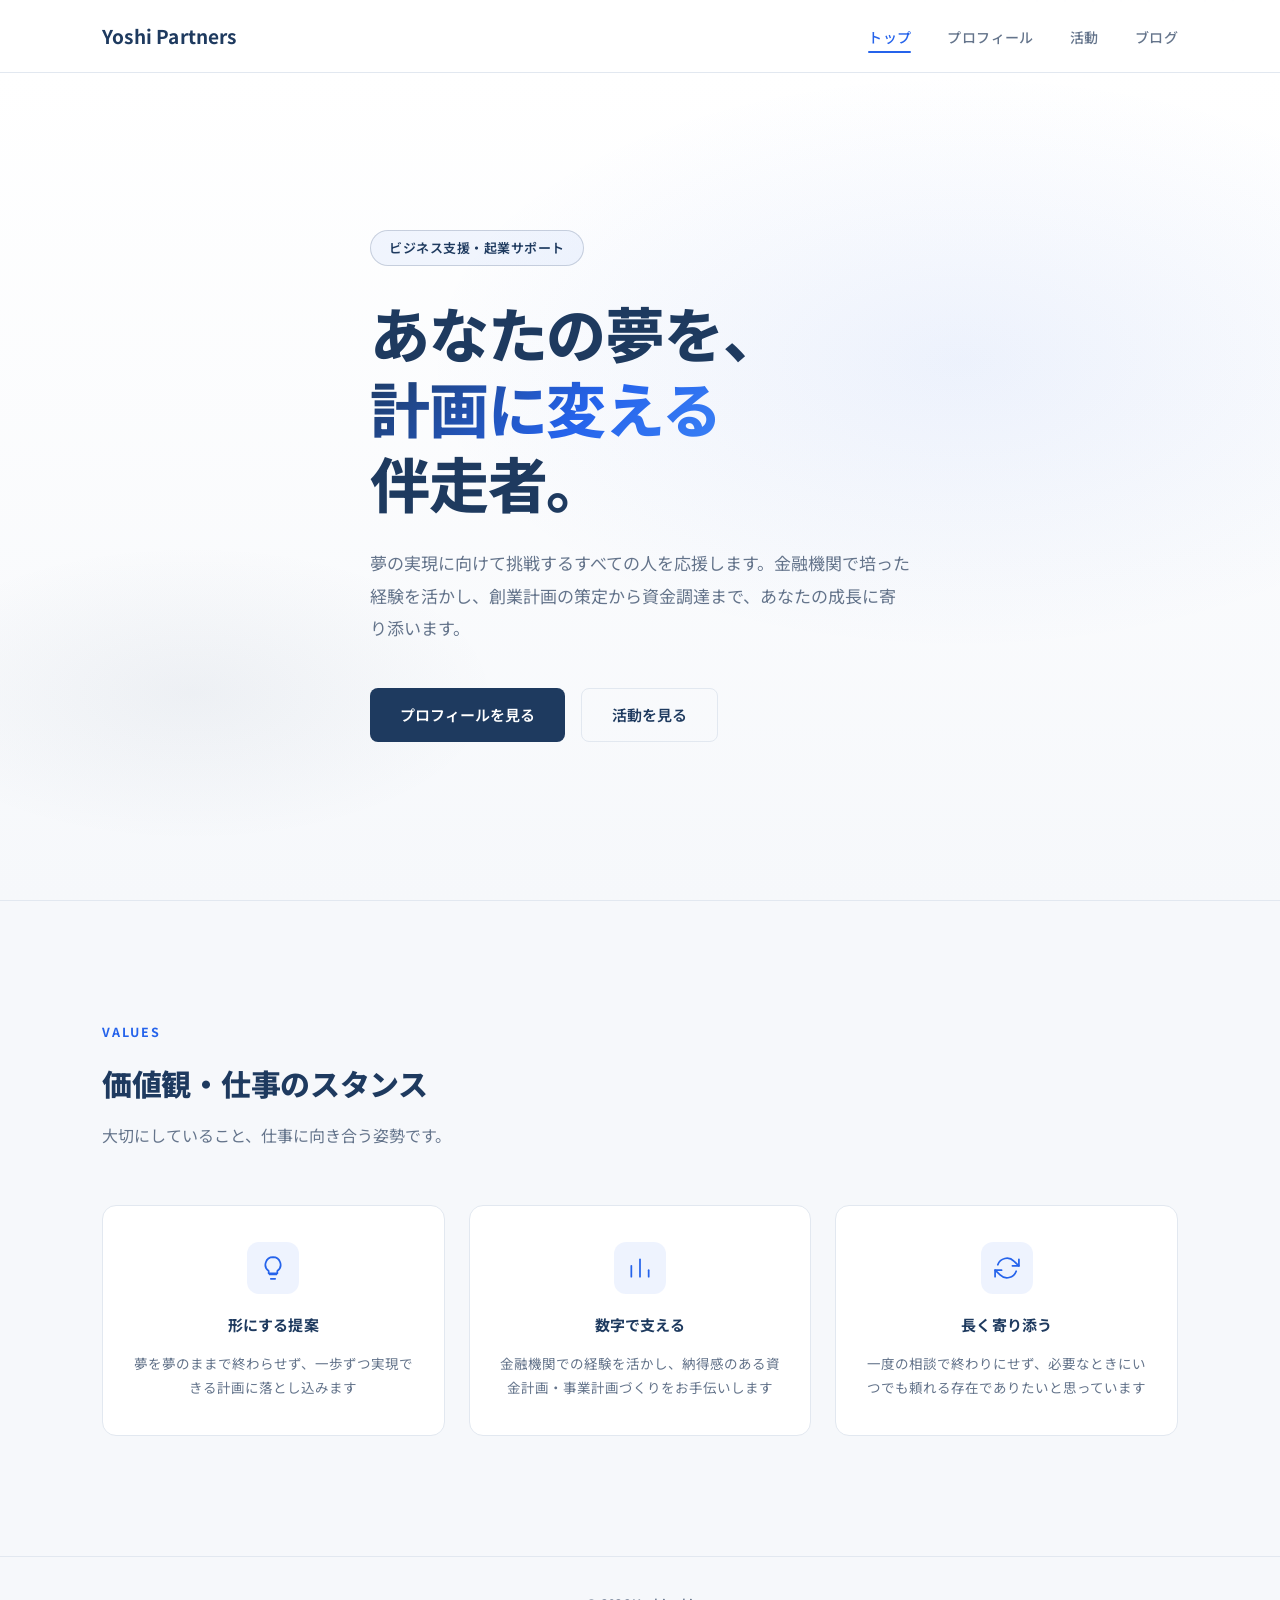
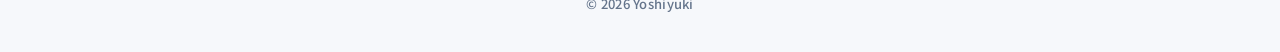
<file: index.html>
<!DOCTYPE html>
<html lang="ja">
<head>
  <meta charset="UTF-8" />
  <meta name="viewport" content="width=device-width, initial-scale=1.0" />
  <title>Yoshi Partners — Portfolio</title>
  <link rel="preconnect" href="https://fonts.googleapis.com" />
  <link rel="preconnect" href="https://fonts.gstatic.com" crossorigin />
  <link href="https://fonts.googleapis.com/css2?family=Noto+Sans+JP:wght@400;500;600;700;800&display=swap" rel="stylesheet" />
  <link rel="stylesheet" href="style.css" />
</head>
<body>

  <!-- Subtle fixed geometric background pattern -->
  <div class="bg-pattern"></div>

  <!-- ===== Navigation ===== -->
  <nav class="nav">
    <div class="nav-inner">
      <span class="nav-logo">Yoshi Partners</span>
      <ul class="nav-links">
        <li><a href="#" data-page="top" class="active">トップ</a></li>
        <li><a href="#" data-page="profile">プロフィール</a></li>
        <li><a href="#" data-page="activities">活動</a></li>
        <li><a href="#" data-page="blog">ブログ</a></li>
      </ul>
    </div>
  </nav>

  <!-- ===== TOP PAGE ===== -->
  <div class="page active" id="page-top">

    <section class="hero">
      <div class="hero-bg"></div>
      <div class="container hero-content">
        <div class="hero-tag">ビジネス支援・起業サポート</div>
        <h1 class="hero-title">
          あなたの夢を、<br>
          <span>計画に変える</span><br>
          伴走者。
        </h1>
        <p class="hero-sub">
          夢の実現に向けて挑戦するすべての人を応援します。金融機関で培った経験を活かし、創業計画の策定から資金調達まで、あなたの成長に寄り添います。
        </p>
        <div class="hero-cta">
          <a class="btn btn-primary" href="#" data-page="profile">プロフィールを見る</a>
          <a class="btn btn-outline" href="#" data-page="activities">活動を見る</a>
        </div>
      </div>
    </section>

    <section class="skills-section">
      <div class="container">
        <div class="section-label">values</div>
        <h2 class="section-title">価値観・仕事のスタンス</h2>
        <p class="section-desc">大切にしていること、仕事に向き合う姿勢です。</p>
        <div class="skills-grid">
          <div class="skill-card">
            <div class="icon-badge">
              <svg viewBox="0 0 24 24"><path d="M9 18h6M10 22h4M12 2a7 7 0 0 0-4 12.74V17h8v-2.26A7 7 0 0 0 12 2z"/></svg>
            </div>
            <div class="skill-name">形にする提案</div>
            <p class="skill-desc">夢を夢のままで終わらせず、一歩ずつ実現できる計画に落とし込みます</p>
          </div>
          <div class="skill-card">
            <div class="icon-badge">
              <svg viewBox="0 0 24 24"><line x1="4" y1="20" x2="4" y2="10"/><line x1="12" y1="20" x2="12" y2="4"/><line x1="20" y1="20" x2="20" y2="14"/></svg>
            </div>
            <div class="skill-name">数字で支える</div>
            <p class="skill-desc">金融機関での経験を活かし、納得感のある資金計画・事業計画づくりをお手伝いします</p>
          </div>
          <div class="skill-card">
            <div class="icon-badge">
              <svg viewBox="0 0 24 24"><path d="M23 4v6h-6"/><path d="M1 20v-6h6"/><path d="M3.51 9a9 9 0 0 1 14.85-3.36L23 10"/><path d="M1 14l4.64 4.36A9 9 0 0 0 20.49 15"/></svg>
            </div>
            <div class="skill-name">長く寄り添う</div>
            <p class="skill-desc">一度の相談で終わりにせず、必要なときにいつでも頼れる存在でありたいと思っています</p>
          </div>
        </div>
      </div>
    </section>

    <footer class="footer">
      <div class="container">
        <p class="footer-text">© 2026 Yoshiyuki</p>
      </div>
    </footer>

  </div>

  <!-- ===== PROFILE PAGE ===== -->
  <div class="page" id="page-profile">

    <section class="profile-section">
      <div class="container">

        <div class="profile-hero">
          <div class="profile-avatar-wrap">
            <div class="profile-avatar">
              <span class="profile-avatar-initials">YS</span>
            </div>
          </div>
          <div>
            <p class="profile-role">Business Support</p>
            <h1 class="profile-name">Y・S</h1>
            <p class="profile-bio">
              金融機関のスタートアップ支援部署で勤務中。起業予備軍向けに創業計画書の作成支援、スタートアップ向けに資金調達（デット調達）支援、学生向けにビジネスプランの作成支援などを行なっている。AI（Claude）を使い倒せるように努力中。兵庫県在住。全国転勤のため、次はどこに行くか不明。
            </p>
            <p class="profile-bio">
              趣味は読書、6歳と0歳の子供と遊ぶこと。
            </p>
          </div>
        </div>


      </div>
    </section>

    <footer class="footer">
      <div class="container">
        <p class="footer-text">© 2026 Yoshiyuki</p>
      </div>
    </footer>

  </div>

  <!-- ===== ACTIVITIES PAGE ===== -->
  <div class="page" id="page-activities">

    <section class="activities-section">
      <div class="container">
        <div class="section-label">activities</div>
        <h2 class="section-title">活動</h2>
        <p class="section-desc">事業者・起業家の皆さまへの支援活動をご紹介します。</p>
        <div class="activities-grid">

          <div class="activity-card">
            <div class="icon-badge">
              <svg viewBox="0 0 24 24"><path d="M3 9l9-7 9 7v11a2 2 0 0 1-2 2H5a2 2 0 0 1-2-2z"/><polyline points="9 22 9 12 15 12 15 22"/></svg>
            </div>
            <span class="activity-tag">Support</span>
            <h3 class="activity-title">スモールビジネス支援</h3>
            <p class="activity-desc">
              地域に根ざした小規模事業者の経営課題に向き合い、事業計画の策定や資金調達の相談に対応しています。
              一人ひとりのビジネスオーナーが安心して経営に集中できる環境づくりを支援します。
            </p>
          </div>

          <div class="activity-card">
            <div class="icon-badge">
              <svg viewBox="0 0 24 24"><polyline points="23 6 13.5 15.5 8.5 10.5 1 18"/><polyline points="17 6 23 6 23 12"/></svg>
            </div>
            <span class="activity-tag">Support</span>
            <h3 class="activity-title">スタートアップ支援</h3>
            <p class="activity-desc">
              成長フェーズにあるスタートアップへのデット調達支援を中心に、資金繰りや事業成長に関わる相談を幅広く受けています。
              挑戦するチームの可能性を金融の側面から後押しします。
            </p>
          </div>

          <div class="activity-card">
            <div class="icon-badge">
              <svg viewBox="0 0 24 24"><circle cx="12" cy="12" r="10"/><polygon points="16.24 7.76 14.12 14.12 7.76 16.24 9.88 9.88 16.24 7.76"/></svg>
            </div>
            <span class="activity-tag">Support</span>
            <h3 class="activity-title">アントレプレナーシップ支援</h3>
            <p class="activity-desc">
              学生や起業予備軍を対象に、ビジネスプランの作成支援や創業計画書のブラッシュアップを行っています。
              「起業したい」という意志を持つ人の最初の一歩を丁寧にサポートします。
            </p>
          </div>

        </div>
      </div>
    </section>

    <footer class="footer">
      <div class="container">
        <p class="footer-text">© 2026 Yoshiyuki</p>
      </div>
    </footer>

  </div>

  <!-- ===== BLOG PAGE ===== -->
  <div class="page" id="page-blog">

    <section class="blog-section">
      <div class="container">
        <div class="blog-header">
          <div class="section-label">blog</div>
          <h2 class="section-title">ブログ</h2>
        </div>
        <div class="coming-soon-wrap">
          <div class="coming-soon-icon">
            <div class="icon-badge">
              <svg viewBox="0 0 24 24"><path d="M17 3a2.85 2.83 0 1 1 4 4L7.5 20.5 2 22l1.5-5.5z"/></svg>
            </div>
          </div>
          <div class="coming-soon-label">Coming Soon</div>
          <h3 class="coming-soon-title">ブログは準備中です</h3>
          <p class="coming-soon-desc">
            日々の気づきや取り組みを書いていく予定です。
            スモールビジネス支援・スタートアップ支援・アントレプレナーシップ支援に関する話題を発信予定です。もうしばらくお待ちください。
          </p>
        </div>
      </div>
    </section>

    <footer class="footer">
      <div class="container">
        <p class="footer-text">© 2026 Yoshiyuki</p>
      </div>
    </footer>

  </div>

  <script>
    function showPage(pageId) {
      document.querySelectorAll('.page').forEach(p => p.classList.remove('active'));
      document.querySelectorAll('.nav-links a').forEach(a => a.classList.remove('active'));

      document.getElementById('page-' + pageId).classList.add('active');
      document.querySelector('[data-page="' + pageId + '"]').classList.add('active');

      window.scrollTo(0, 0);
    }

    document.querySelectorAll('[data-page]').forEach(el => {
      el.addEventListener('click', e => {
        e.preventDefault();
        const page = el.dataset.page;
        if (page) showPage(page);
      });
    });
  </script>

</body>
</html>
</file>
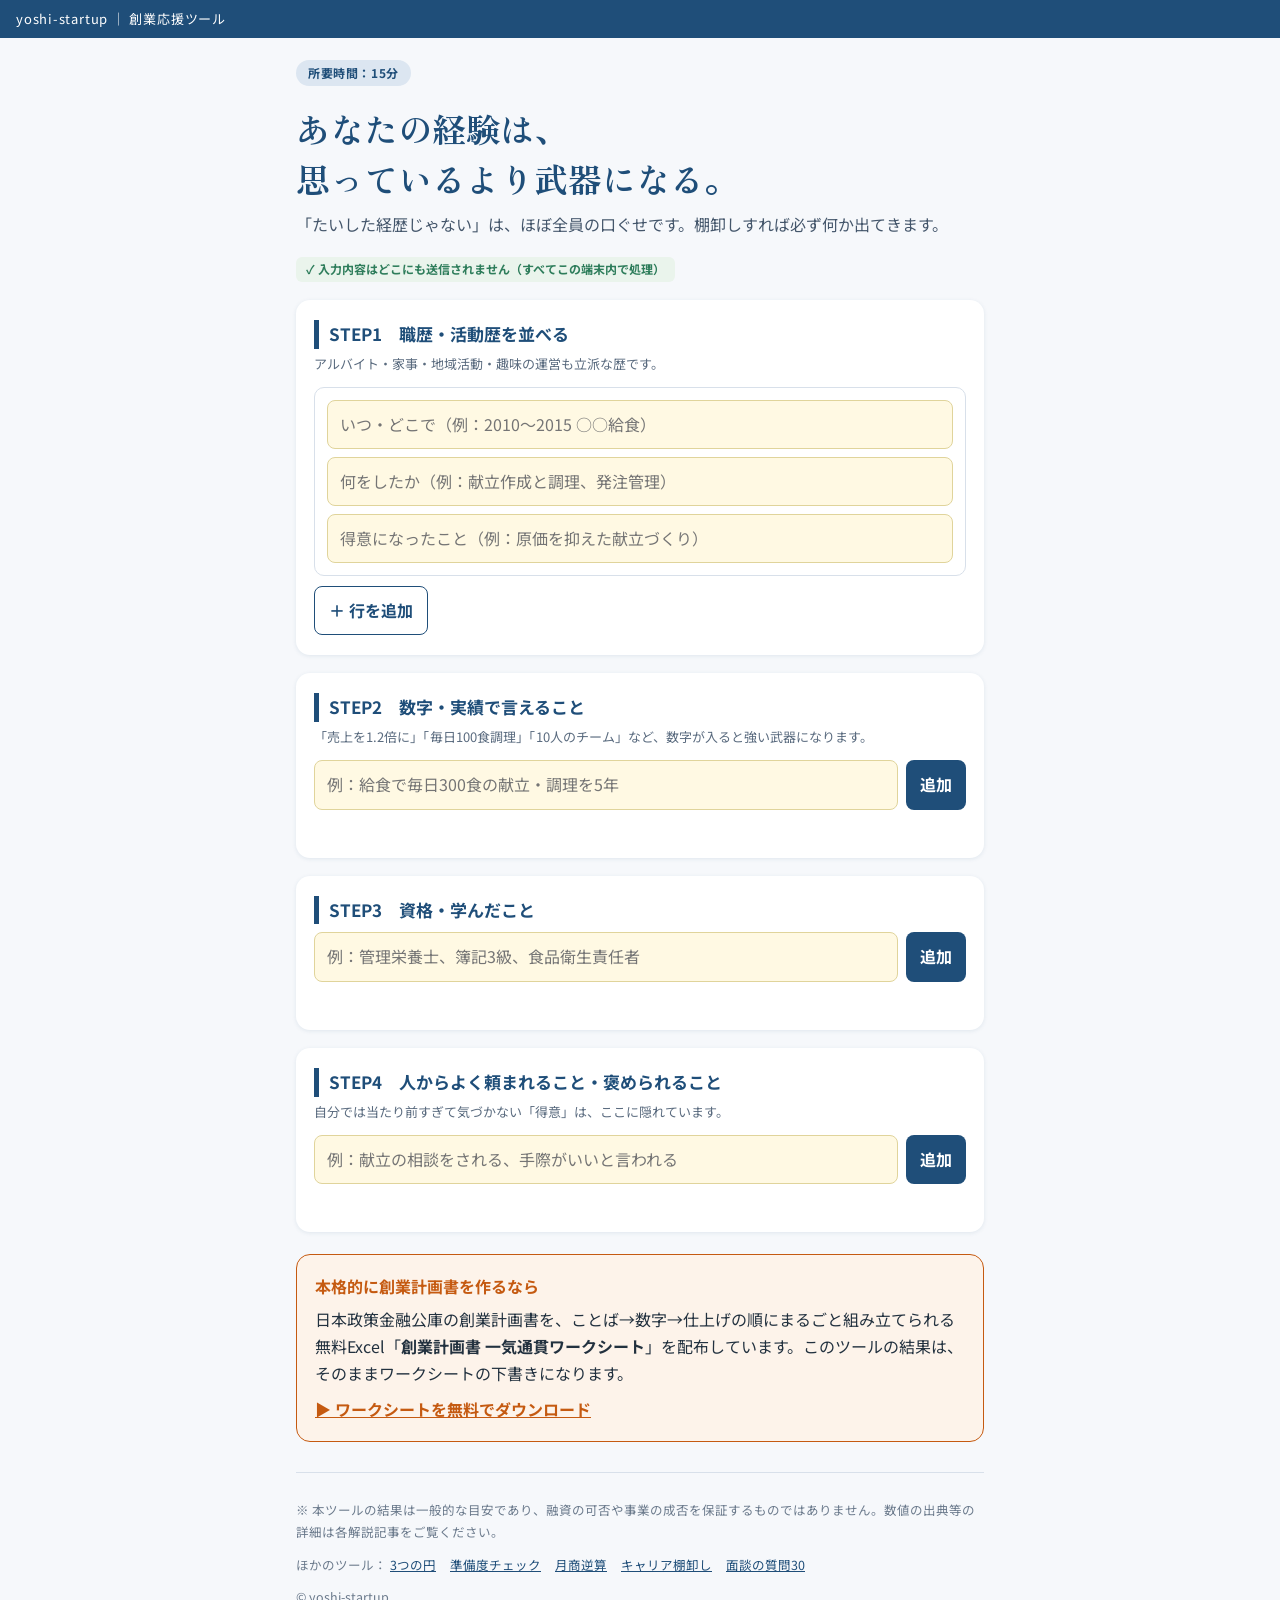
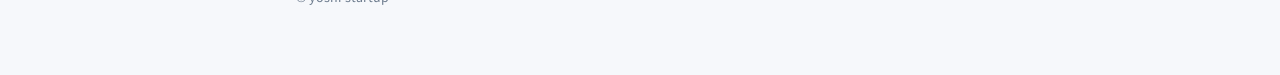
<file: tools-test/career-tanaoroshi.html>
<!DOCTYPE html>
<html lang="ja">
<head>
<meta charset="UTF-8">
<meta name="viewport" content="width=device-width,initial-scale=1">
<title>キャリアの棚卸しツール｜yoshi-startup 創業応援ツール</title>
<meta name="description" content="職歴・実績・資格・頼まれごとを書き出して、事業に活かせる「できる事」を見つける無料ツール。創業計画書の「経営者の略歴」の材料になります。">
<link rel="preconnect" href="https://fonts.googleapis.com">
<link href="https://fonts.googleapis.com/css2?family=Noto+Sans+JP:wght@400;700;900&family=Zen+Old+Mincho:wght@700&display=swap" rel="stylesheet">
<style>
:root{--navy:#1F4E79;--ink:#22313F;--lblue:#DCE6F1;--yell:#FFF9E3;--ybd:#E0D49B;--org:#C55A11;--grn:#2E7D5B;--bg:#F6F8FB}
*{box-sizing:border-box}
body{margin:0;font-family:'Noto Sans JP',sans-serif;color:var(--ink);background:var(--bg);font-size:16px;line-height:1.7}
.brand{background:var(--navy);color:#fff;font-size:13px;padding:8px 16px;letter-spacing:.06em}
.brand a{color:#fff;text-decoration:none}
.wrap{max-width:720px;margin:0 auto;padding:20px 16px 56px}
.hero h1{font-family:'Zen Old Mincho',serif;font-size:clamp(24px,5.4vw,34px);line-height:1.45;color:var(--navy);margin:18px 0 8px;font-weight:700}
.hero .lead{margin:0 0 6px;color:#44566b}
.badge{display:inline-block;background:var(--lblue);color:var(--navy);font-size:12px;font-weight:700;border-radius:999px;padding:3px 12px;letter-spacing:.05em}
.card{background:#fff;border-radius:14px;box-shadow:0 1px 4px rgba(31,78,121,.10);padding:20px 18px;margin:18px 0}
.card h2{font-size:17px;color:var(--navy);margin:0 0 4px;border-left:5px solid var(--navy);padding-left:10px}
.card .sub{font-size:13px;color:#5a6b7f;margin:0 0 12px}
.hint{font-size:12.5px;color:#5a6b7f;background:var(--lblue);border-radius:8px;padding:8px 12px;margin:10px 0 0}
input[type=text],input[type=number],select,textarea{font:inherit;width:100%;background:var(--yell);border:1.5px solid var(--ybd);border-radius:8px;padding:10px 12px;color:var(--ink)}
input:focus-visible,select:focus-visible,textarea:focus-visible,button:focus-visible{outline:3px solid #8fb4d9;outline-offset:1px}
.row{display:flex;gap:8px;margin-top:8px}
.row input{flex:1}
.btn{font:inherit;font-weight:700;border:none;border-radius:8px;padding:10px 18px;cursor:pointer;background:var(--navy);color:#fff}
.btn.sm{padding:10px 14px;white-space:nowrap}
.btn.ghost{background:#fff;color:var(--navy);border:1.5px solid var(--navy)}
.btn.org{background:var(--org)}
.chips{display:flex;flex-wrap:wrap;gap:8px;margin-top:12px;padding:0;list-style:none}
.chips li{background:var(--lblue);border-radius:999px;padding:6px 12px;font-size:14px;display:flex;align-items:center;gap:8px}
.chips li button{border:none;background:none;color:var(--navy);font-weight:700;cursor:pointer;font-size:15px;padding:0}
.result{background:var(--navy);color:#fff;border-radius:14px;padding:22px 18px;margin:18px 0}
.result h2{margin:0 0 10px;font-size:18px}
.result .big{font-size:clamp(30px,7vw,44px);font-weight:900;line-height:1.2}
.bar{background:rgba(255,255,255,.25);border-radius:6px;height:12px;overflow:hidden;margin:4px 0 10px}
.bar span{display:block;height:100%;background:#FFD666;border-radius:6px}
.cta{background:#FDF3EA;border:1.5px solid var(--org);border-radius:14px;padding:18px;margin:22px 0}
.cta h2{color:var(--org);font-size:16px;margin:0 0 6px}
.cta a{color:var(--org);font-weight:700}
.foot{font-size:12.5px;color:#6b7a8c;border-top:1px solid #d8e0ea;padding-top:14px;margin-top:30px}
.foot .links{margin-top:8px}
.foot .links a{color:var(--navy);margin-right:14px}
.privacy{display:inline-block;background:#EAF4EC;color:var(--grn);border-radius:6px;font-size:12px;padding:2px 10px;font-weight:700}
@media print{.btn,.brand,.cta,.foot .links,.noprint{display:none!important}body{background:#fff}.card,.result{box-shadow:none;border:1px solid #ccc}}
@media (prefers-reduced-motion:no-preference){.card{transition:box-shadow .2s}}
</style>
</head>
<body>
<div class="brand"><a href="../index.html">yoshi-startup</a> ｜ 創業応援ツール</div>
<div class="wrap">
<div class="hero"><span class="badge">所要時間：15分</span><h1>あなたの経験は、<br>思っているより武器になる。</h1><p class="lead">「たいした経歴じゃない」は、ほぼ全員の口ぐせです。棚卸しすれば必ず何か出てきます。</p>
<p class="noprint"><span class="privacy">✓ 入力内容はどこにも送信されません（すべてこの端末内で処理）</span></p></div>

<div class="card"><h2>STEP1　職歴・活動歴を並べる</h2><p class="sub">アルバイト・家事・地域活動・趣味の運営も立派な歴です。</p>
<div id="jobs"></div>
<button class="btn sm ghost noprint" onclick="addJob()">＋ 行を追加</button></div>

<div class="card"><h2>STEP2　数字・実績で言えること</h2><p class="sub">「売上を1.2倍に」「毎日100食調理」「10人のチーム」など、数字が入ると強い武器になります。</p>
<div class="row"><input type="text" id="in-fact" placeholder="例：給食で毎日300食の献立・調理を5年"><button class="btn sm" onclick="add('fact')">追加</button></div><ul class="chips" id="ls-fact"></ul></div>

<div class="card"><h2>STEP3　資格・学んだこと</h2>
<div class="row"><input type="text" id="in-lic" placeholder="例：管理栄養士、簿記3級、食品衛生責任者"><button class="btn sm" onclick="add('lic')">追加</button></div><ul class="chips" id="ls-lic"></ul></div>

<div class="card"><h2>STEP4　人からよく頼まれること・褒められること</h2><p class="sub">自分では当たり前すぎて気づかない「得意」は、ここに隠れています。</p>
<div class="row"><input type="text" id="in-ask" placeholder="例：献立の相談をされる、手際がいいと言われる"><button class="btn sm" onclick="add('ask')">追加</button></div><ul class="chips" id="ls-ask"></ul></div>

<div class="result" id="res" hidden><h2>あなたの「できる事」リスト</h2>
<div id="out" style="font-size:15px;line-height:2"></div>
<p style="font-size:13px;margin:12px 0 0">このリストを<b>「3つの円の棚卸しツール」のSTEP2</b>に持っていくと、事業のタネ探しにつながります。創業計画書では「2 経営者の略歴」の材料になります。</p>
<div class="row noprint"><button class="btn ghost" onclick="copyRes()">リストをコピー</button><a class="btn org" href="mittsuno-wa.html" style="text-decoration:none;text-align:center">3つの円へ進む</a></div></div>
<script>
const bag={fact:[],lic:[],ask:[]};let jobs=[];
function addJob(){jobs.push({p:'',w:'',g:''});renderJobs();}
function renderJobs(){document.getElementById('jobs').innerHTML=jobs.map((j,i)=>`
<div style="border:1px solid #d8e0ea;border-radius:10px;padding:12px;margin:0 0 10px">
<input type="text" placeholder="いつ・どこで（例：2010〜2015 ○○給食）" value="${esc(j.p)}" oninput="jobs[${i}].p=this.value;out()">
<input type="text" style="margin-top:8px" placeholder="何をしたか（例：献立作成と調理、発注管理）" value="${esc(j.w)}" oninput="jobs[${i}].w=this.value;out()">
<input type="text" style="margin-top:8px" placeholder="得意になったこと（例：原価を抑えた献立づくり）" value="${esc(j.g)}" oninput="jobs[${i}].g=this.value;out()">
</div>`).join('');out();}
function add(k){const el=document.getElementById('in-'+k);const v=el.value.trim();if(!v)return;bag[k].push(v);el.value='';renderBags();el.focus();}
function del(k,i){bag[k].splice(i,1);renderBags();}
function renderBags(){for(const k in bag){document.getElementById('ls-'+k).innerHTML=bag[k].map((v,i)=>`<li>${esc(v)}<button aria-label="削除" onclick="del('${k}',${i})">×</button></li>`).join('');}out();}
function out(){
 const skills=[...jobs.filter(j=>j.g).map(j=>j.g),...bag.lic,...bag.ask];
 const facts=[...bag.fact];
 const any=skills.length||facts.length;
 document.getElementById('res').hidden=!any;
 if(!any)return;
 document.getElementById('out').innerHTML=
  (skills.length?'<b>■ できる事（強み）</b><br>'+skills.map(esc).map(s=>'・'+s).join('<br>'):'')+
  (facts.length?'<br><b>■ 数字で語れる実績</b><br>'+facts.map(esc).map(s=>'・'+s).join('<br>'):'');
}
function copyRes(){
 const skills=[...jobs.filter(j=>j.g).map(j=>j.g),...document.querySelectorAll('#ls-lic li,#ls-ask li')].map(x=>typeof x==='string'?x:x.firstChild.textContent);
 const t='【できる事】\n'+skills.map(s=>'・'+s).join('\n');
 navigator.clipboard.writeText(t).then(()=>alert('コピーしました。3つの円のSTEP2に貼り付けられます'));}
function esc(s){return (s||'').replace(/[&<>"']/g,m=>({'&':'&amp;','<':'&lt;','>':'&gt;','"':'&quot;',"'":'&#39;'}[m]));}
addJob();
</script>
<div class="cta"><h2>本格的に創業計画書を作るなら</h2>
<p style="margin:0 0 8px">日本政策金融公庫の創業計画書を、ことば→数字→仕上げの順にまるごと組み立てられる無料Excel「<b>創業計画書 一気通貫ワークシート</b>」を配布しています。このツールの結果は、そのままワークシートの下書きになります。</p>
<a href="#workbook">▶ ワークシートを無料でダウンロード</a></div><div class="foot">
<p>※ 本ツールの結果は一般的な目安であり、融資の可否や事業の成否を保証するものではありません。数値の出典等の詳細は各解説記事をご覧ください。</p>
<div class="links">ほかのツール：
<a href="mittsuno-wa.html">3つの円</a><a href="junbido-check.html">準備度チェック</a><a href="gessho-calc.html">月商逆算</a><a href="career-tanaoroshi.html">キャリア棚卸し</a><a href="mendan30.html">面談の質問30</a></div>
<p style="margin-top:10px">© yoshi-startup</p></div>
</div></body></html>
</file>
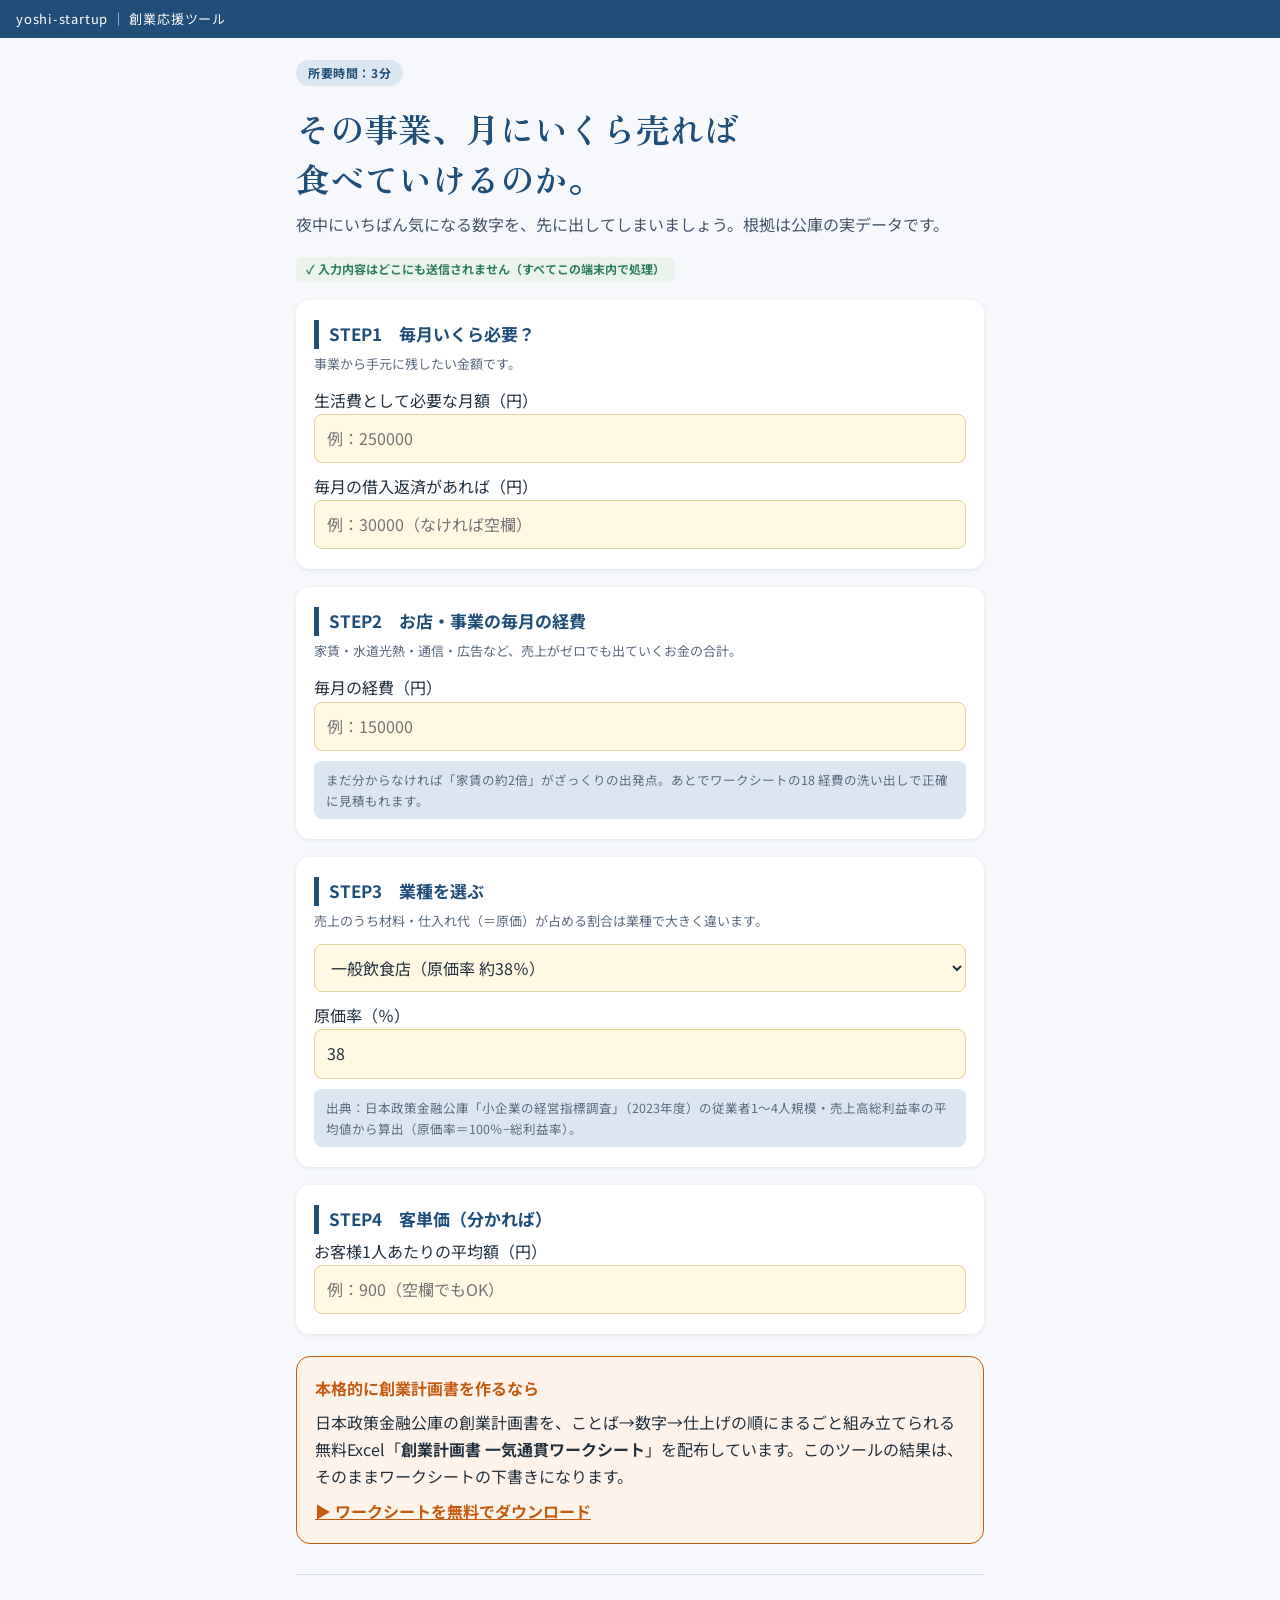
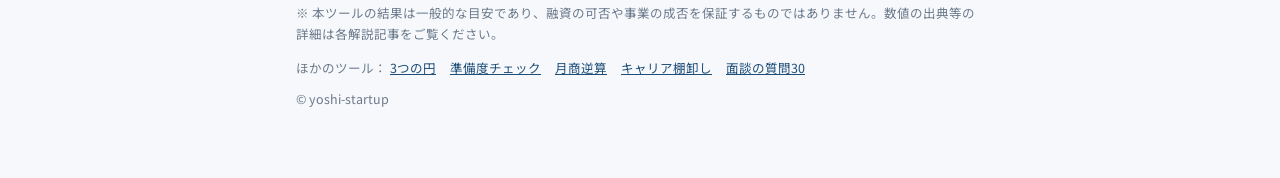
<file: tools-test/gessho-calc.html>
<!DOCTYPE html>
<html lang="ja">
<head>
<meta charset="UTF-8">
<meta name="viewport" content="width=device-width,initial-scale=1">
<title>「食べていける月商」逆算ツール｜yoshi-startup 創業応援ツール</title>
<meta name="description" content="生活費と経費、業種別の原価率（公庫調査の実データ）から、あなたに必要な月商・日商・1日の客数を逆算する無料ツール。">
<link rel="preconnect" href="https://fonts.googleapis.com">
<link href="https://fonts.googleapis.com/css2?family=Noto+Sans+JP:wght@400;700;900&family=Zen+Old+Mincho:wght@700&display=swap" rel="stylesheet">
<style>
:root{--navy:#1F4E79;--ink:#22313F;--lblue:#DCE6F1;--yell:#FFF9E3;--ybd:#E0D49B;--org:#C55A11;--grn:#2E7D5B;--bg:#F6F8FB}
*{box-sizing:border-box}
body{margin:0;font-family:'Noto Sans JP',sans-serif;color:var(--ink);background:var(--bg);font-size:16px;line-height:1.7}
.brand{background:var(--navy);color:#fff;font-size:13px;padding:8px 16px;letter-spacing:.06em}
.brand a{color:#fff;text-decoration:none}
.wrap{max-width:720px;margin:0 auto;padding:20px 16px 56px}
.hero h1{font-family:'Zen Old Mincho',serif;font-size:clamp(24px,5.4vw,34px);line-height:1.45;color:var(--navy);margin:18px 0 8px;font-weight:700}
.hero .lead{margin:0 0 6px;color:#44566b}
.badge{display:inline-block;background:var(--lblue);color:var(--navy);font-size:12px;font-weight:700;border-radius:999px;padding:3px 12px;letter-spacing:.05em}
.card{background:#fff;border-radius:14px;box-shadow:0 1px 4px rgba(31,78,121,.10);padding:20px 18px;margin:18px 0}
.card h2{font-size:17px;color:var(--navy);margin:0 0 4px;border-left:5px solid var(--navy);padding-left:10px}
.card .sub{font-size:13px;color:#5a6b7f;margin:0 0 12px}
.hint{font-size:12.5px;color:#5a6b7f;background:var(--lblue);border-radius:8px;padding:8px 12px;margin:10px 0 0}
input[type=text],input[type=number],select,textarea{font:inherit;width:100%;background:var(--yell);border:1.5px solid var(--ybd);border-radius:8px;padding:10px 12px;color:var(--ink)}
input:focus-visible,select:focus-visible,textarea:focus-visible,button:focus-visible{outline:3px solid #8fb4d9;outline-offset:1px}
.row{display:flex;gap:8px;margin-top:8px}
.row input{flex:1}
.btn{font:inherit;font-weight:700;border:none;border-radius:8px;padding:10px 18px;cursor:pointer;background:var(--navy);color:#fff}
.btn.sm{padding:10px 14px;white-space:nowrap}
.btn.ghost{background:#fff;color:var(--navy);border:1.5px solid var(--navy)}
.btn.org{background:var(--org)}
.chips{display:flex;flex-wrap:wrap;gap:8px;margin-top:12px;padding:0;list-style:none}
.chips li{background:var(--lblue);border-radius:999px;padding:6px 12px;font-size:14px;display:flex;align-items:center;gap:8px}
.chips li button{border:none;background:none;color:var(--navy);font-weight:700;cursor:pointer;font-size:15px;padding:0}
.result{background:var(--navy);color:#fff;border-radius:14px;padding:22px 18px;margin:18px 0}
.result h2{margin:0 0 10px;font-size:18px}
.result .big{font-size:clamp(30px,7vw,44px);font-weight:900;line-height:1.2}
.bar{background:rgba(255,255,255,.25);border-radius:6px;height:12px;overflow:hidden;margin:4px 0 10px}
.bar span{display:block;height:100%;background:#FFD666;border-radius:6px}
.cta{background:#FDF3EA;border:1.5px solid var(--org);border-radius:14px;padding:18px;margin:22px 0}
.cta h2{color:var(--org);font-size:16px;margin:0 0 6px}
.cta a{color:var(--org);font-weight:700}
.foot{font-size:12.5px;color:#6b7a8c;border-top:1px solid #d8e0ea;padding-top:14px;margin-top:30px}
.foot .links{margin-top:8px}
.foot .links a{color:var(--navy);margin-right:14px}
.privacy{display:inline-block;background:#EAF4EC;color:var(--grn);border-radius:6px;font-size:12px;padding:2px 10px;font-weight:700}
@media print{.btn,.brand,.cta,.foot .links,.noprint{display:none!important}body{background:#fff}.card,.result{box-shadow:none;border:1px solid #ccc}}
@media (prefers-reduced-motion:no-preference){.card{transition:box-shadow .2s}}
</style>
</head>
<body>
<div class="brand"><a href="../index.html">yoshi-startup</a> ｜ 創業応援ツール</div>
<div class="wrap">
<div class="hero"><span class="badge">所要時間：3分</span><h1>その事業、月にいくら売れば<br>食べていけるのか。</h1><p class="lead">夜中にいちばん気になる数字を、先に出してしまいましょう。根拠は公庫の実データです。</p>
<p class="noprint"><span class="privacy">✓ 入力内容はどこにも送信されません（すべてこの端末内で処理）</span></p></div>

<div class="card"><h2>STEP1　毎月いくら必要？</h2><p class="sub">事業から手元に残したい金額です。</p>
<label>生活費として必要な月額（円）<input type="number" id="life" placeholder="例：250000" min="0" oninput="calc()"></label>
<label style="display:block;margin-top:10px">毎月の借入返済があれば（円）<input type="number" id="repay" placeholder="例：30000（なければ空欄）" min="0" oninput="calc()"></label></div>

<div class="card"><h2>STEP2　お店・事業の毎月の経費</h2><p class="sub">家賃・水道光熱・通信・広告など、売上がゼロでも出ていくお金の合計。</p>
<label>毎月の経費（円）<input type="number" id="cost" placeholder="例：150000" min="0" oninput="calc()"></label>
<div class="hint">まだ分からなければ「家賃の約2倍」がざっくりの出発点。あとでワークシートの18 経費の洗い出しで正確に見積もれます。</div></div>

<div class="card"><h2>STEP3　業種を選ぶ</h2><p class="sub">売上のうち材料・仕入れ代（＝原価）が占める割合は業種で大きく違います。</p>
<select id="ind" onchange="pick()">
<option value="38">一般飲食店（原価率 約38％）</option>
<option value="37">食堂・レストラン（約37％）</option>
<option value="34">居酒屋・酒場（約34％）</option>
<option value="31">スナック・バー（約31％）</option>
<option value="20">宿泊業（約20％）</option>
<option value="62">小売業全体（約62％）</option>
<option value="57">食品の小売（約57％）</option>
<option value="39">菓子・パンの製造小売（約39％）</option>
<option value="55">衣料品の小売（約55％）</option>
<option value="15">美容業（約15％）</option>
<option value="16">エステ（約16％）</option>
<option value="10">教室・コンサル等（材料費ほぼなし・約10％）</option>
<option value="custom">その他（自分で入力）</option>
</select>
<label style="display:block;margin-top:10px">原価率（％）<input type="number" id="rate" value="38" min="0" max="95" oninput="calc()"></label>
<div class="hint">出典：日本政策金融公庫「小企業の経営指標調査」（2023年度）の従業者1〜4人規模・売上高総利益率の平均値から算出（原価率＝100％−総利益率）。</div></div>

<div class="card"><h2>STEP4　客単価（分かれば）</h2>
<label>お客様1人あたりの平均額（円）<input type="number" id="unit" placeholder="例：900（空欄でもOK）" min="0" oninput="calc()"></label></div>

<div class="result" id="res" hidden><h2>あなたが「食べていける」ライン</h2>
<div style="font-size:14px;opacity:.85">必要な月商（1ヶ月の売上）</div><div class="big" id="monthly">—</div>
<div style="display:flex;gap:18px;flex-wrap:wrap;margin-top:10px">
<div><div style="font-size:13px;opacity:.85">1日あたり（25営業日）</div><div style="font-size:22px;font-weight:900" id="daily">—</div></div>
<div id="custBox" hidden><div style="font-size:13px;opacity:.85">1日に必要なお客様</div><div style="font-size:22px;font-weight:900" id="cust">—</div></div></div>
<div style="background:rgba(255,255,255,.12);border-radius:10px;padding:10px 14px;margin-top:14px;font-size:13.5px" id="note"></div>
<div class="row noprint"><button class="btn ghost" onclick="window.print()">結果を印刷・PDF保存</button></div></div>
<script>
function pick(){const s=document.getElementById('ind');const r=document.getElementById('rate');if(s.value!=='custom'){r.value=s.value;}r.focus();calc();}
function yen(n){return n.toLocaleString('ja-JP')+' 円';}
function calc(){
 const life=+document.getElementById('life').value||0;
 const repay=+document.getElementById('repay').value||0;
 const cost=+document.getElementById('cost').value||0;
 const rate=Math.min(+document.getElementById('rate').value||0,95);
 const unit=+document.getElementById('unit').value||0;
 if(!life){document.getElementById('res').hidden=true;return;}
 const need=(life+repay+cost)/(1-rate/100);
 const m=Math.ceil(need/1000)*1000;
 document.getElementById('res').hidden=false;
 document.getElementById('monthly').textContent=yen(m);
 document.getElementById('daily').textContent=yen(Math.ceil(m/25/100)*100);
 document.getElementById('custBox').hidden=!unit;
 if(unit)document.getElementById('cust').textContent=Math.ceil(m/25/unit)+' 人';
 document.getElementById('note').textContent=`計算式：（生活費 ${yen(life)} ＋ 返済 ${yen(repay)} ＋ 経費 ${yen(cost)}）÷（1 − 原価率 ${rate}％）。税金・社会保険料は簡略化した概算です。この月商を「単価×数量」に分解する作業が、創業計画書の売上計画になります。`;
}
</script>
<div class="cta"><h2>本格的に創業計画書を作るなら</h2>
<p style="margin:0 0 8px">日本政策金融公庫の創業計画書を、ことば→数字→仕上げの順にまるごと組み立てられる無料Excel「<b>創業計画書 一気通貫ワークシート</b>」を配布しています。このツールの結果は、そのままワークシートの下書きになります。</p>
<a href="#workbook">▶ ワークシートを無料でダウンロード</a></div><div class="foot">
<p>※ 本ツールの結果は一般的な目安であり、融資の可否や事業の成否を保証するものではありません。数値の出典等の詳細は各解説記事をご覧ください。</p>
<div class="links">ほかのツール：
<a href="mittsuno-wa.html">3つの円</a><a href="junbido-check.html">準備度チェック</a><a href="gessho-calc.html">月商逆算</a><a href="career-tanaoroshi.html">キャリア棚卸し</a><a href="mendan30.html">面談の質問30</a></div>
<p style="margin-top:10px">© yoshi-startup</p></div>
</div></body></html>
</file>
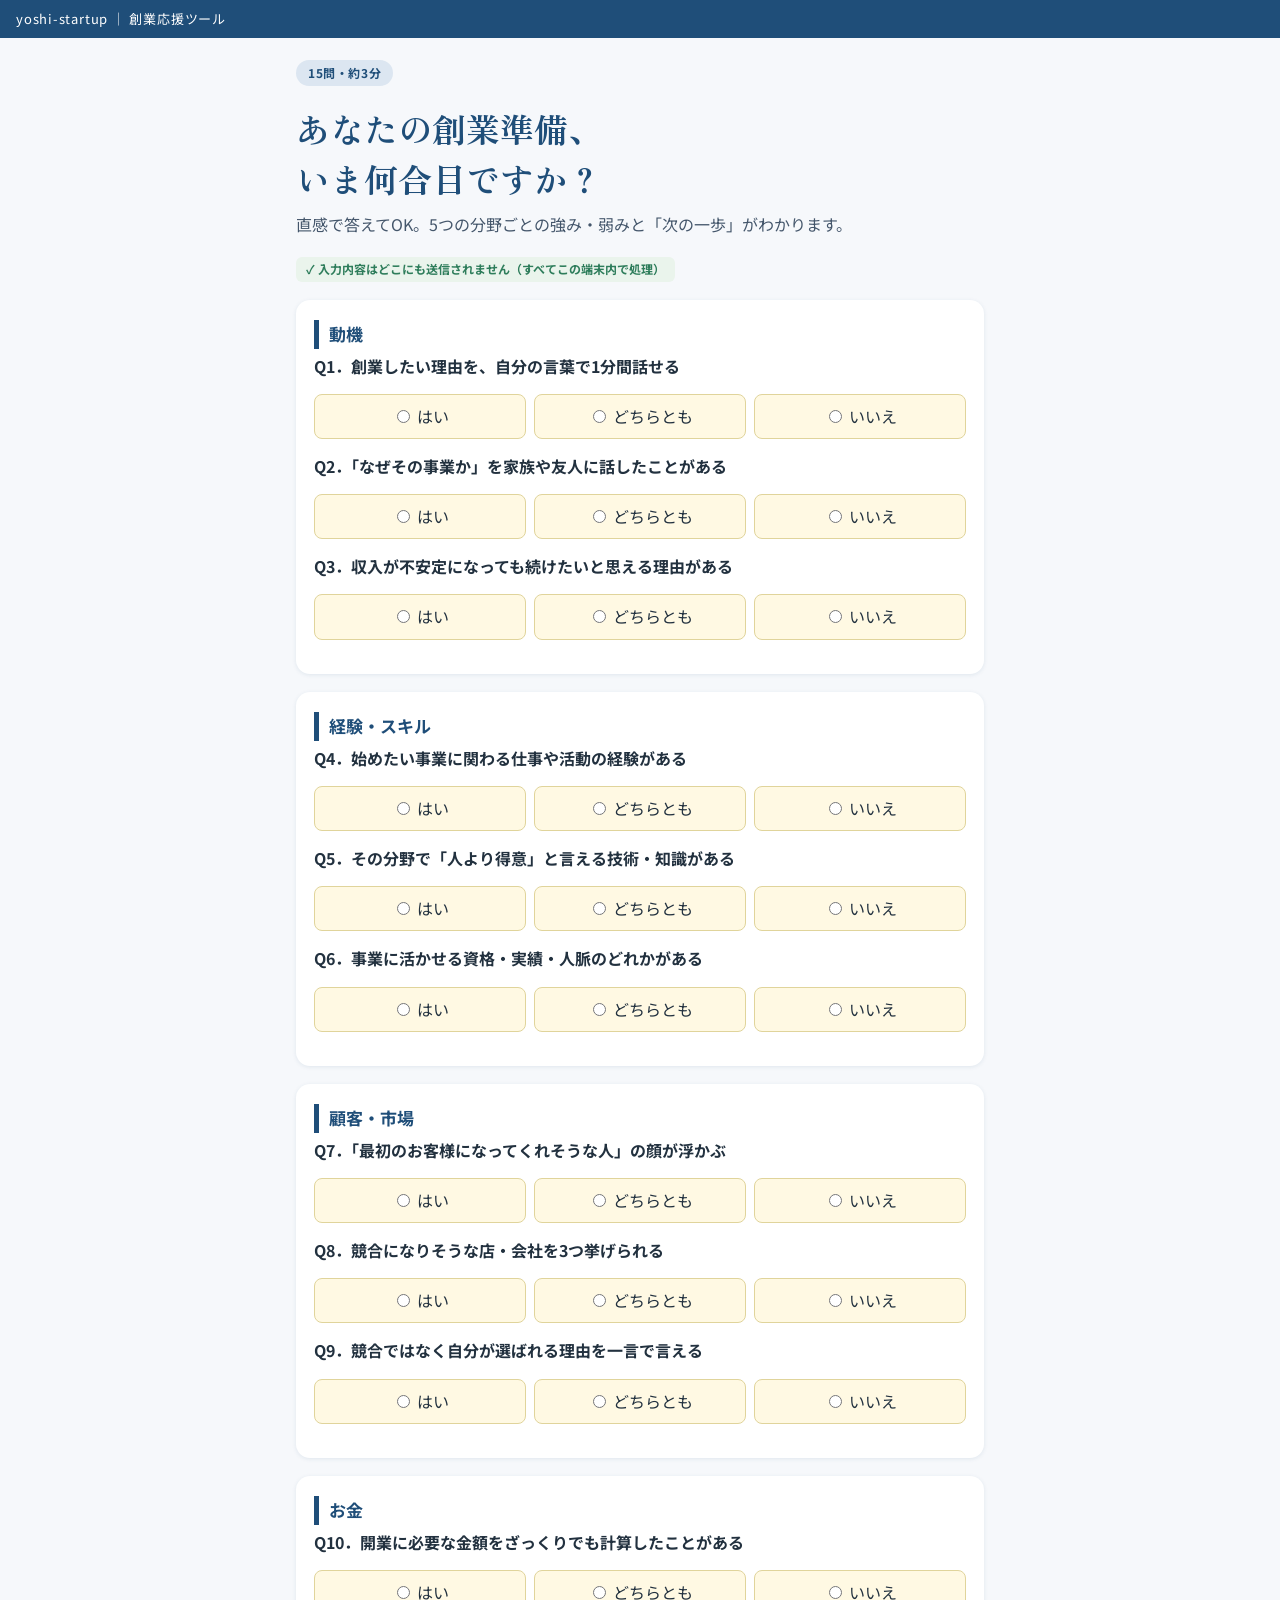
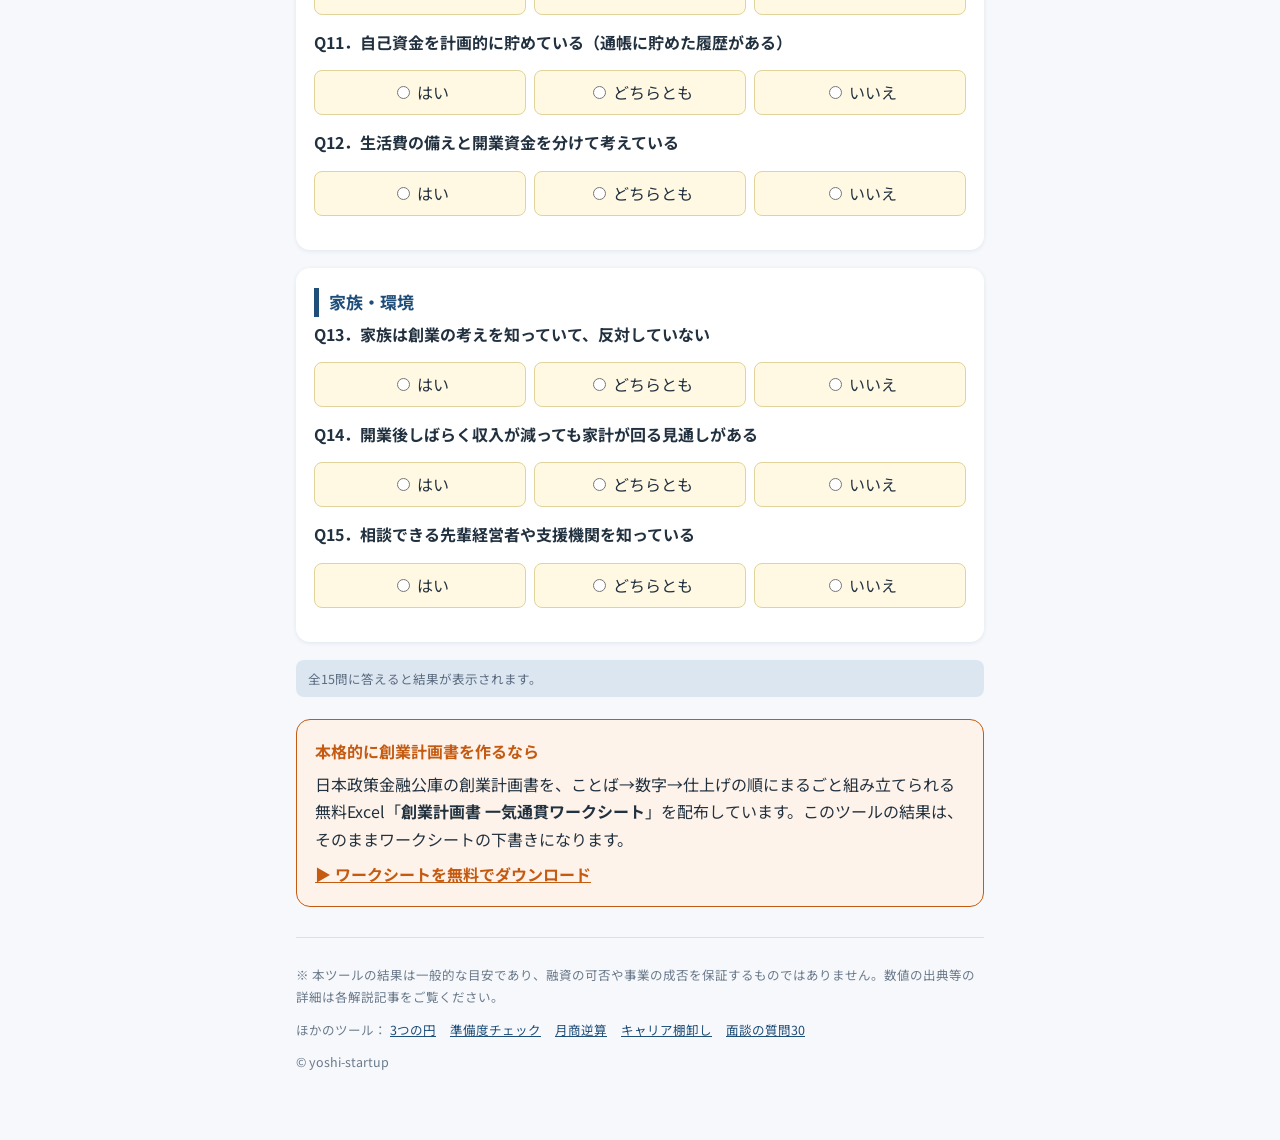
<file: tools-test/junbido-check.html>
<!DOCTYPE html>
<html lang="ja">
<head>
<meta charset="UTF-8">
<meta name="viewport" content="width=device-width,initial-scale=1">
<title>創業準備度チェック（15問・3分）｜yoshi-startup 創業応援ツール</title>
<meta name="description" content="創業の準備がどこまで進んでいるかを15問で診断。動機・経験・顧客・お金・環境の5分野の弱点と、次の一歩がわかります。">
<link rel="preconnect" href="https://fonts.googleapis.com">
<link href="https://fonts.googleapis.com/css2?family=Noto+Sans+JP:wght@400;700;900&family=Zen+Old+Mincho:wght@700&display=swap" rel="stylesheet">
<style>
:root{--navy:#1F4E79;--ink:#22313F;--lblue:#DCE6F1;--yell:#FFF9E3;--ybd:#E0D49B;--org:#C55A11;--grn:#2E7D5B;--bg:#F6F8FB}
*{box-sizing:border-box}
body{margin:0;font-family:'Noto Sans JP',sans-serif;color:var(--ink);background:var(--bg);font-size:16px;line-height:1.7}
.brand{background:var(--navy);color:#fff;font-size:13px;padding:8px 16px;letter-spacing:.06em}
.brand a{color:#fff;text-decoration:none}
.wrap{max-width:720px;margin:0 auto;padding:20px 16px 56px}
.hero h1{font-family:'Zen Old Mincho',serif;font-size:clamp(24px,5.4vw,34px);line-height:1.45;color:var(--navy);margin:18px 0 8px;font-weight:700}
.hero .lead{margin:0 0 6px;color:#44566b}
.badge{display:inline-block;background:var(--lblue);color:var(--navy);font-size:12px;font-weight:700;border-radius:999px;padding:3px 12px;letter-spacing:.05em}
.card{background:#fff;border-radius:14px;box-shadow:0 1px 4px rgba(31,78,121,.10);padding:20px 18px;margin:18px 0}
.card h2{font-size:17px;color:var(--navy);margin:0 0 4px;border-left:5px solid var(--navy);padding-left:10px}
.card .sub{font-size:13px;color:#5a6b7f;margin:0 0 12px}
.hint{font-size:12.5px;color:#5a6b7f;background:var(--lblue);border-radius:8px;padding:8px 12px;margin:10px 0 0}
input[type=text],input[type=number],select,textarea{font:inherit;width:100%;background:var(--yell);border:1.5px solid var(--ybd);border-radius:8px;padding:10px 12px;color:var(--ink)}
input:focus-visible,select:focus-visible,textarea:focus-visible,button:focus-visible{outline:3px solid #8fb4d9;outline-offset:1px}
.row{display:flex;gap:8px;margin-top:8px}
.row input{flex:1}
.btn{font:inherit;font-weight:700;border:none;border-radius:8px;padding:10px 18px;cursor:pointer;background:var(--navy);color:#fff}
.btn.sm{padding:10px 14px;white-space:nowrap}
.btn.ghost{background:#fff;color:var(--navy);border:1.5px solid var(--navy)}
.btn.org{background:var(--org)}
.chips{display:flex;flex-wrap:wrap;gap:8px;margin-top:12px;padding:0;list-style:none}
.chips li{background:var(--lblue);border-radius:999px;padding:6px 12px;font-size:14px;display:flex;align-items:center;gap:8px}
.chips li button{border:none;background:none;color:var(--navy);font-weight:700;cursor:pointer;font-size:15px;padding:0}
.result{background:var(--navy);color:#fff;border-radius:14px;padding:22px 18px;margin:18px 0}
.result h2{margin:0 0 10px;font-size:18px}
.result .big{font-size:clamp(30px,7vw,44px);font-weight:900;line-height:1.2}
.bar{background:rgba(255,255,255,.25);border-radius:6px;height:12px;overflow:hidden;margin:4px 0 10px}
.bar span{display:block;height:100%;background:#FFD666;border-radius:6px}
.cta{background:#FDF3EA;border:1.5px solid var(--org);border-radius:14px;padding:18px;margin:22px 0}
.cta h2{color:var(--org);font-size:16px;margin:0 0 6px}
.cta a{color:var(--org);font-weight:700}
.foot{font-size:12.5px;color:#6b7a8c;border-top:1px solid #d8e0ea;padding-top:14px;margin-top:30px}
.foot .links{margin-top:8px}
.foot .links a{color:var(--navy);margin-right:14px}
.privacy{display:inline-block;background:#EAF4EC;color:var(--grn);border-radius:6px;font-size:12px;padding:2px 10px;font-weight:700}
@media print{.btn,.brand,.cta,.foot .links,.noprint{display:none!important}body{background:#fff}.card,.result{box-shadow:none;border:1px solid #ccc}}
@media (prefers-reduced-motion:no-preference){.card{transition:box-shadow .2s}}
</style>
</head>
<body>
<div class="brand"><a href="../index.html">yoshi-startup</a> ｜ 創業応援ツール</div>
<div class="wrap">
<div class="hero"><span class="badge">15問・約3分</span><h1>あなたの創業準備、<br>いま何合目ですか？</h1><p class="lead">直感で答えてOK。5つの分野ごとの強み・弱みと「次の一歩」がわかります。</p>
<p class="noprint"><span class="privacy">✓ 入力内容はどこにも送信されません（すべてこの端末内で処理）</span></p></div>
<div class="card"><h2>動機</h2><fieldset style="border:none;margin:0 0 14px;padding:0"><legend style="font-weight:700;padding:0 0 6px">Q1．創業したい理由を、自分の言葉で1分間話せる</legend>
<div class="row" role="radiogroup">
<label style="flex:1;text-align:center;background:var(--yell);border:1.5px solid var(--ybd);border-radius:8px;padding:8px 4px;cursor:pointer"><input type="radio" name="q1" value="2" onchange="calc()"> はい</label>
<label style="flex:1;text-align:center;background:var(--yell);border:1.5px solid var(--ybd);border-radius:8px;padding:8px 4px;cursor:pointer"><input type="radio" name="q1" value="1" onchange="calc()"> どちらとも</label>
<label style="flex:1;text-align:center;background:var(--yell);border:1.5px solid var(--ybd);border-radius:8px;padding:8px 4px;cursor:pointer"><input type="radio" name="q1" value="0" onchange="calc()"> いいえ</label>
</div></fieldset><fieldset style="border:none;margin:0 0 14px;padding:0"><legend style="font-weight:700;padding:0 0 6px">Q2．「なぜその事業か」を家族や友人に話したことがある</legend>
<div class="row" role="radiogroup">
<label style="flex:1;text-align:center;background:var(--yell);border:1.5px solid var(--ybd);border-radius:8px;padding:8px 4px;cursor:pointer"><input type="radio" name="q2" value="2" onchange="calc()"> はい</label>
<label style="flex:1;text-align:center;background:var(--yell);border:1.5px solid var(--ybd);border-radius:8px;padding:8px 4px;cursor:pointer"><input type="radio" name="q2" value="1" onchange="calc()"> どちらとも</label>
<label style="flex:1;text-align:center;background:var(--yell);border:1.5px solid var(--ybd);border-radius:8px;padding:8px 4px;cursor:pointer"><input type="radio" name="q2" value="0" onchange="calc()"> いいえ</label>
</div></fieldset><fieldset style="border:none;margin:0 0 14px;padding:0"><legend style="font-weight:700;padding:0 0 6px">Q3．収入が不安定になっても続けたいと思える理由がある</legend>
<div class="row" role="radiogroup">
<label style="flex:1;text-align:center;background:var(--yell);border:1.5px solid var(--ybd);border-radius:8px;padding:8px 4px;cursor:pointer"><input type="radio" name="q3" value="2" onchange="calc()"> はい</label>
<label style="flex:1;text-align:center;background:var(--yell);border:1.5px solid var(--ybd);border-radius:8px;padding:8px 4px;cursor:pointer"><input type="radio" name="q3" value="1" onchange="calc()"> どちらとも</label>
<label style="flex:1;text-align:center;background:var(--yell);border:1.5px solid var(--ybd);border-radius:8px;padding:8px 4px;cursor:pointer"><input type="radio" name="q3" value="0" onchange="calc()"> いいえ</label>
</div></fieldset></div><div class="card"><h2>経験・スキル</h2><fieldset style="border:none;margin:0 0 14px;padding:0"><legend style="font-weight:700;padding:0 0 6px">Q4．始めたい事業に関わる仕事や活動の経験がある</legend>
<div class="row" role="radiogroup">
<label style="flex:1;text-align:center;background:var(--yell);border:1.5px solid var(--ybd);border-radius:8px;padding:8px 4px;cursor:pointer"><input type="radio" name="q4" value="2" onchange="calc()"> はい</label>
<label style="flex:1;text-align:center;background:var(--yell);border:1.5px solid var(--ybd);border-radius:8px;padding:8px 4px;cursor:pointer"><input type="radio" name="q4" value="1" onchange="calc()"> どちらとも</label>
<label style="flex:1;text-align:center;background:var(--yell);border:1.5px solid var(--ybd);border-radius:8px;padding:8px 4px;cursor:pointer"><input type="radio" name="q4" value="0" onchange="calc()"> いいえ</label>
</div></fieldset><fieldset style="border:none;margin:0 0 14px;padding:0"><legend style="font-weight:700;padding:0 0 6px">Q5．その分野で「人より得意」と言える技術・知識がある</legend>
<div class="row" role="radiogroup">
<label style="flex:1;text-align:center;background:var(--yell);border:1.5px solid var(--ybd);border-radius:8px;padding:8px 4px;cursor:pointer"><input type="radio" name="q5" value="2" onchange="calc()"> はい</label>
<label style="flex:1;text-align:center;background:var(--yell);border:1.5px solid var(--ybd);border-radius:8px;padding:8px 4px;cursor:pointer"><input type="radio" name="q5" value="1" onchange="calc()"> どちらとも</label>
<label style="flex:1;text-align:center;background:var(--yell);border:1.5px solid var(--ybd);border-radius:8px;padding:8px 4px;cursor:pointer"><input type="radio" name="q5" value="0" onchange="calc()"> いいえ</label>
</div></fieldset><fieldset style="border:none;margin:0 0 14px;padding:0"><legend style="font-weight:700;padding:0 0 6px">Q6．事業に活かせる資格・実績・人脈のどれかがある</legend>
<div class="row" role="radiogroup">
<label style="flex:1;text-align:center;background:var(--yell);border:1.5px solid var(--ybd);border-radius:8px;padding:8px 4px;cursor:pointer"><input type="radio" name="q6" value="2" onchange="calc()"> はい</label>
<label style="flex:1;text-align:center;background:var(--yell);border:1.5px solid var(--ybd);border-radius:8px;padding:8px 4px;cursor:pointer"><input type="radio" name="q6" value="1" onchange="calc()"> どちらとも</label>
<label style="flex:1;text-align:center;background:var(--yell);border:1.5px solid var(--ybd);border-radius:8px;padding:8px 4px;cursor:pointer"><input type="radio" name="q6" value="0" onchange="calc()"> いいえ</label>
</div></fieldset></div><div class="card"><h2>顧客・市場</h2><fieldset style="border:none;margin:0 0 14px;padding:0"><legend style="font-weight:700;padding:0 0 6px">Q7．「最初のお客様になってくれそうな人」の顔が浮かぶ</legend>
<div class="row" role="radiogroup">
<label style="flex:1;text-align:center;background:var(--yell);border:1.5px solid var(--ybd);border-radius:8px;padding:8px 4px;cursor:pointer"><input type="radio" name="q7" value="2" onchange="calc()"> はい</label>
<label style="flex:1;text-align:center;background:var(--yell);border:1.5px solid var(--ybd);border-radius:8px;padding:8px 4px;cursor:pointer"><input type="radio" name="q7" value="1" onchange="calc()"> どちらとも</label>
<label style="flex:1;text-align:center;background:var(--yell);border:1.5px solid var(--ybd);border-radius:8px;padding:8px 4px;cursor:pointer"><input type="radio" name="q7" value="0" onchange="calc()"> いいえ</label>
</div></fieldset><fieldset style="border:none;margin:0 0 14px;padding:0"><legend style="font-weight:700;padding:0 0 6px">Q8．競合になりそうな店・会社を3つ挙げられる</legend>
<div class="row" role="radiogroup">
<label style="flex:1;text-align:center;background:var(--yell);border:1.5px solid var(--ybd);border-radius:8px;padding:8px 4px;cursor:pointer"><input type="radio" name="q8" value="2" onchange="calc()"> はい</label>
<label style="flex:1;text-align:center;background:var(--yell);border:1.5px solid var(--ybd);border-radius:8px;padding:8px 4px;cursor:pointer"><input type="radio" name="q8" value="1" onchange="calc()"> どちらとも</label>
<label style="flex:1;text-align:center;background:var(--yell);border:1.5px solid var(--ybd);border-radius:8px;padding:8px 4px;cursor:pointer"><input type="radio" name="q8" value="0" onchange="calc()"> いいえ</label>
</div></fieldset><fieldset style="border:none;margin:0 0 14px;padding:0"><legend style="font-weight:700;padding:0 0 6px">Q9．競合ではなく自分が選ばれる理由を一言で言える</legend>
<div class="row" role="radiogroup">
<label style="flex:1;text-align:center;background:var(--yell);border:1.5px solid var(--ybd);border-radius:8px;padding:8px 4px;cursor:pointer"><input type="radio" name="q9" value="2" onchange="calc()"> はい</label>
<label style="flex:1;text-align:center;background:var(--yell);border:1.5px solid var(--ybd);border-radius:8px;padding:8px 4px;cursor:pointer"><input type="radio" name="q9" value="1" onchange="calc()"> どちらとも</label>
<label style="flex:1;text-align:center;background:var(--yell);border:1.5px solid var(--ybd);border-radius:8px;padding:8px 4px;cursor:pointer"><input type="radio" name="q9" value="0" onchange="calc()"> いいえ</label>
</div></fieldset></div><div class="card"><h2>お金</h2><fieldset style="border:none;margin:0 0 14px;padding:0"><legend style="font-weight:700;padding:0 0 6px">Q10．開業に必要な金額をざっくりでも計算したことがある</legend>
<div class="row" role="radiogroup">
<label style="flex:1;text-align:center;background:var(--yell);border:1.5px solid var(--ybd);border-radius:8px;padding:8px 4px;cursor:pointer"><input type="radio" name="q10" value="2" onchange="calc()"> はい</label>
<label style="flex:1;text-align:center;background:var(--yell);border:1.5px solid var(--ybd);border-radius:8px;padding:8px 4px;cursor:pointer"><input type="radio" name="q10" value="1" onchange="calc()"> どちらとも</label>
<label style="flex:1;text-align:center;background:var(--yell);border:1.5px solid var(--ybd);border-radius:8px;padding:8px 4px;cursor:pointer"><input type="radio" name="q10" value="0" onchange="calc()"> いいえ</label>
</div></fieldset><fieldset style="border:none;margin:0 0 14px;padding:0"><legend style="font-weight:700;padding:0 0 6px">Q11．自己資金を計画的に貯めている（通帳に貯めた履歴がある）</legend>
<div class="row" role="radiogroup">
<label style="flex:1;text-align:center;background:var(--yell);border:1.5px solid var(--ybd);border-radius:8px;padding:8px 4px;cursor:pointer"><input type="radio" name="q11" value="2" onchange="calc()"> はい</label>
<label style="flex:1;text-align:center;background:var(--yell);border:1.5px solid var(--ybd);border-radius:8px;padding:8px 4px;cursor:pointer"><input type="radio" name="q11" value="1" onchange="calc()"> どちらとも</label>
<label style="flex:1;text-align:center;background:var(--yell);border:1.5px solid var(--ybd);border-radius:8px;padding:8px 4px;cursor:pointer"><input type="radio" name="q11" value="0" onchange="calc()"> いいえ</label>
</div></fieldset><fieldset style="border:none;margin:0 0 14px;padding:0"><legend style="font-weight:700;padding:0 0 6px">Q12．生活費の備えと開業資金を分けて考えている</legend>
<div class="row" role="radiogroup">
<label style="flex:1;text-align:center;background:var(--yell);border:1.5px solid var(--ybd);border-radius:8px;padding:8px 4px;cursor:pointer"><input type="radio" name="q12" value="2" onchange="calc()"> はい</label>
<label style="flex:1;text-align:center;background:var(--yell);border:1.5px solid var(--ybd);border-radius:8px;padding:8px 4px;cursor:pointer"><input type="radio" name="q12" value="1" onchange="calc()"> どちらとも</label>
<label style="flex:1;text-align:center;background:var(--yell);border:1.5px solid var(--ybd);border-radius:8px;padding:8px 4px;cursor:pointer"><input type="radio" name="q12" value="0" onchange="calc()"> いいえ</label>
</div></fieldset></div><div class="card"><h2>家族・環境</h2><fieldset style="border:none;margin:0 0 14px;padding:0"><legend style="font-weight:700;padding:0 0 6px">Q13．家族は創業の考えを知っていて、反対していない</legend>
<div class="row" role="radiogroup">
<label style="flex:1;text-align:center;background:var(--yell);border:1.5px solid var(--ybd);border-radius:8px;padding:8px 4px;cursor:pointer"><input type="radio" name="q13" value="2" onchange="calc()"> はい</label>
<label style="flex:1;text-align:center;background:var(--yell);border:1.5px solid var(--ybd);border-radius:8px;padding:8px 4px;cursor:pointer"><input type="radio" name="q13" value="1" onchange="calc()"> どちらとも</label>
<label style="flex:1;text-align:center;background:var(--yell);border:1.5px solid var(--ybd);border-radius:8px;padding:8px 4px;cursor:pointer"><input type="radio" name="q13" value="0" onchange="calc()"> いいえ</label>
</div></fieldset><fieldset style="border:none;margin:0 0 14px;padding:0"><legend style="font-weight:700;padding:0 0 6px">Q14．開業後しばらく収入が減っても家計が回る見通しがある</legend>
<div class="row" role="radiogroup">
<label style="flex:1;text-align:center;background:var(--yell);border:1.5px solid var(--ybd);border-radius:8px;padding:8px 4px;cursor:pointer"><input type="radio" name="q14" value="2" onchange="calc()"> はい</label>
<label style="flex:1;text-align:center;background:var(--yell);border:1.5px solid var(--ybd);border-radius:8px;padding:8px 4px;cursor:pointer"><input type="radio" name="q14" value="1" onchange="calc()"> どちらとも</label>
<label style="flex:1;text-align:center;background:var(--yell);border:1.5px solid var(--ybd);border-radius:8px;padding:8px 4px;cursor:pointer"><input type="radio" name="q14" value="0" onchange="calc()"> いいえ</label>
</div></fieldset><fieldset style="border:none;margin:0 0 14px;padding:0"><legend style="font-weight:700;padding:0 0 6px">Q15．相談できる先輩経営者や支援機関を知っている</legend>
<div class="row" role="radiogroup">
<label style="flex:1;text-align:center;background:var(--yell);border:1.5px solid var(--ybd);border-radius:8px;padding:8px 4px;cursor:pointer"><input type="radio" name="q15" value="2" onchange="calc()"> はい</label>
<label style="flex:1;text-align:center;background:var(--yell);border:1.5px solid var(--ybd);border-radius:8px;padding:8px 4px;cursor:pointer"><input type="radio" name="q15" value="1" onchange="calc()"> どちらとも</label>
<label style="flex:1;text-align:center;background:var(--yell);border:1.5px solid var(--ybd);border-radius:8px;padding:8px 4px;cursor:pointer"><input type="radio" name="q15" value="0" onchange="calc()"> いいえ</label>
</div></fieldset></div>
<div class="result" id="res" hidden>
<h2>診断結果</h2><div class="big"><span id="total">0</span><span style="font-size:18px;font-weight:400"> / 30点　</span><span id="level" style="font-size:22px"></span></div>
<div id="bars" style="margin-top:14px"></div>
<div id="advice" style="background:rgba(255,255,255,.12);border-radius:10px;padding:12px 14px;margin-top:8px;font-size:14px"></div>
<div class="row noprint"><button class="btn ghost" onclick="window.print()">結果を印刷・PDF保存</button></div>
</div>
<p class="hint noprint" id="prog">全15問に答えると結果が表示されます。</p>
<script>
const CATS=["動機", "経験・スキル", "顧客・市場", "お金", "家族・環境"];
const ADV={"動機": ["動機は面談で最初に聞かれ、最後まで効く土台です。", "「3つの円の棚卸しツール」と、ワークシートの01 創業の動機から始めましょう。"], "経験・スキル": ["公庫の調査では、斯業経験の長さは生存率と関係します。", "「キャリアの棚卸しツール」で経験を掘り起こし、ワークシート02へ。"], "顧客・市場": ["「誰に売るか」が曖昧だと、売上計画がすべて砂上になります。", "ワークシートの04 ミニ3C・08 ペルソナで具体化しましょう。"], "お金": ["自己資金は金額そのものより「貯め方の履歴」が信用になります。", "「食べていける月商 逆算ツール」とワークシート12〜15へ。"], "家族・環境": ["創業は長期戦。応援団と相談先が続ける力になります。", "まず身近な人に構想を話すこと。支援機関の無料相談も使えます。"]};
function calc(){
 let total=0,done=0,cs=[0,0,0,0,0];
 for(let i=1;i<=15;i++){const r=document.querySelector(`input[name=q${i}]:checked`);if(r){done++;const v=+r.value;total+=v;cs[Math.floor((i-1)/3)]+=v;}}
 document.getElementById('prog').textContent=done<15?`あと ${15-done} 問です`:'';
 if(done<15){document.getElementById('res').hidden=true;return;}
 document.getElementById('res').hidden=false;
 document.getElementById('total').textContent=total;
 document.getElementById('level').textContent=total>=24?'準備はかなり進んでいます':total>=15?'あと一歩。弱点を補強しましょう':total>=8?'これから固めていく段階です':'まずは情報収集と棚卸しから';
 let minI=0;cs.forEach((v,i)=>{if(v<cs[minI])minI=i});
 document.getElementById('bars').innerHTML=CATS.map((c,i)=>`<div style="font-size:13px">${c}　${cs[i]}/6</div><div class="bar"><span style="width:${cs[i]/6*100}%"></span></div>`).join('');
 const a=ADV[CATS[minI]];
 document.getElementById('advice').innerHTML=`<b>いちばん伸びしろがあるのは「${CATS[minI]}」。</b><br>${a[0]}<br>▶ 次の一歩：${a[1]}`;
 document.getElementById('res').scrollIntoView({behavior:'smooth'});
}
</script>
<div class="cta"><h2>本格的に創業計画書を作るなら</h2>
<p style="margin:0 0 8px">日本政策金融公庫の創業計画書を、ことば→数字→仕上げの順にまるごと組み立てられる無料Excel「<b>創業計画書 一気通貫ワークシート</b>」を配布しています。このツールの結果は、そのままワークシートの下書きになります。</p>
<a href="#workbook">▶ ワークシートを無料でダウンロード</a></div><div class="foot">
<p>※ 本ツールの結果は一般的な目安であり、融資の可否や事業の成否を保証するものではありません。数値の出典等の詳細は各解説記事をご覧ください。</p>
<div class="links">ほかのツール：
<a href="mittsuno-wa.html">3つの円</a><a href="junbido-check.html">準備度チェック</a><a href="gessho-calc.html">月商逆算</a><a href="career-tanaoroshi.html">キャリア棚卸し</a><a href="mendan30.html">面談の質問30</a></div>
<p style="margin-top:10px">© yoshi-startup</p></div>
</div></body></html>
</file>
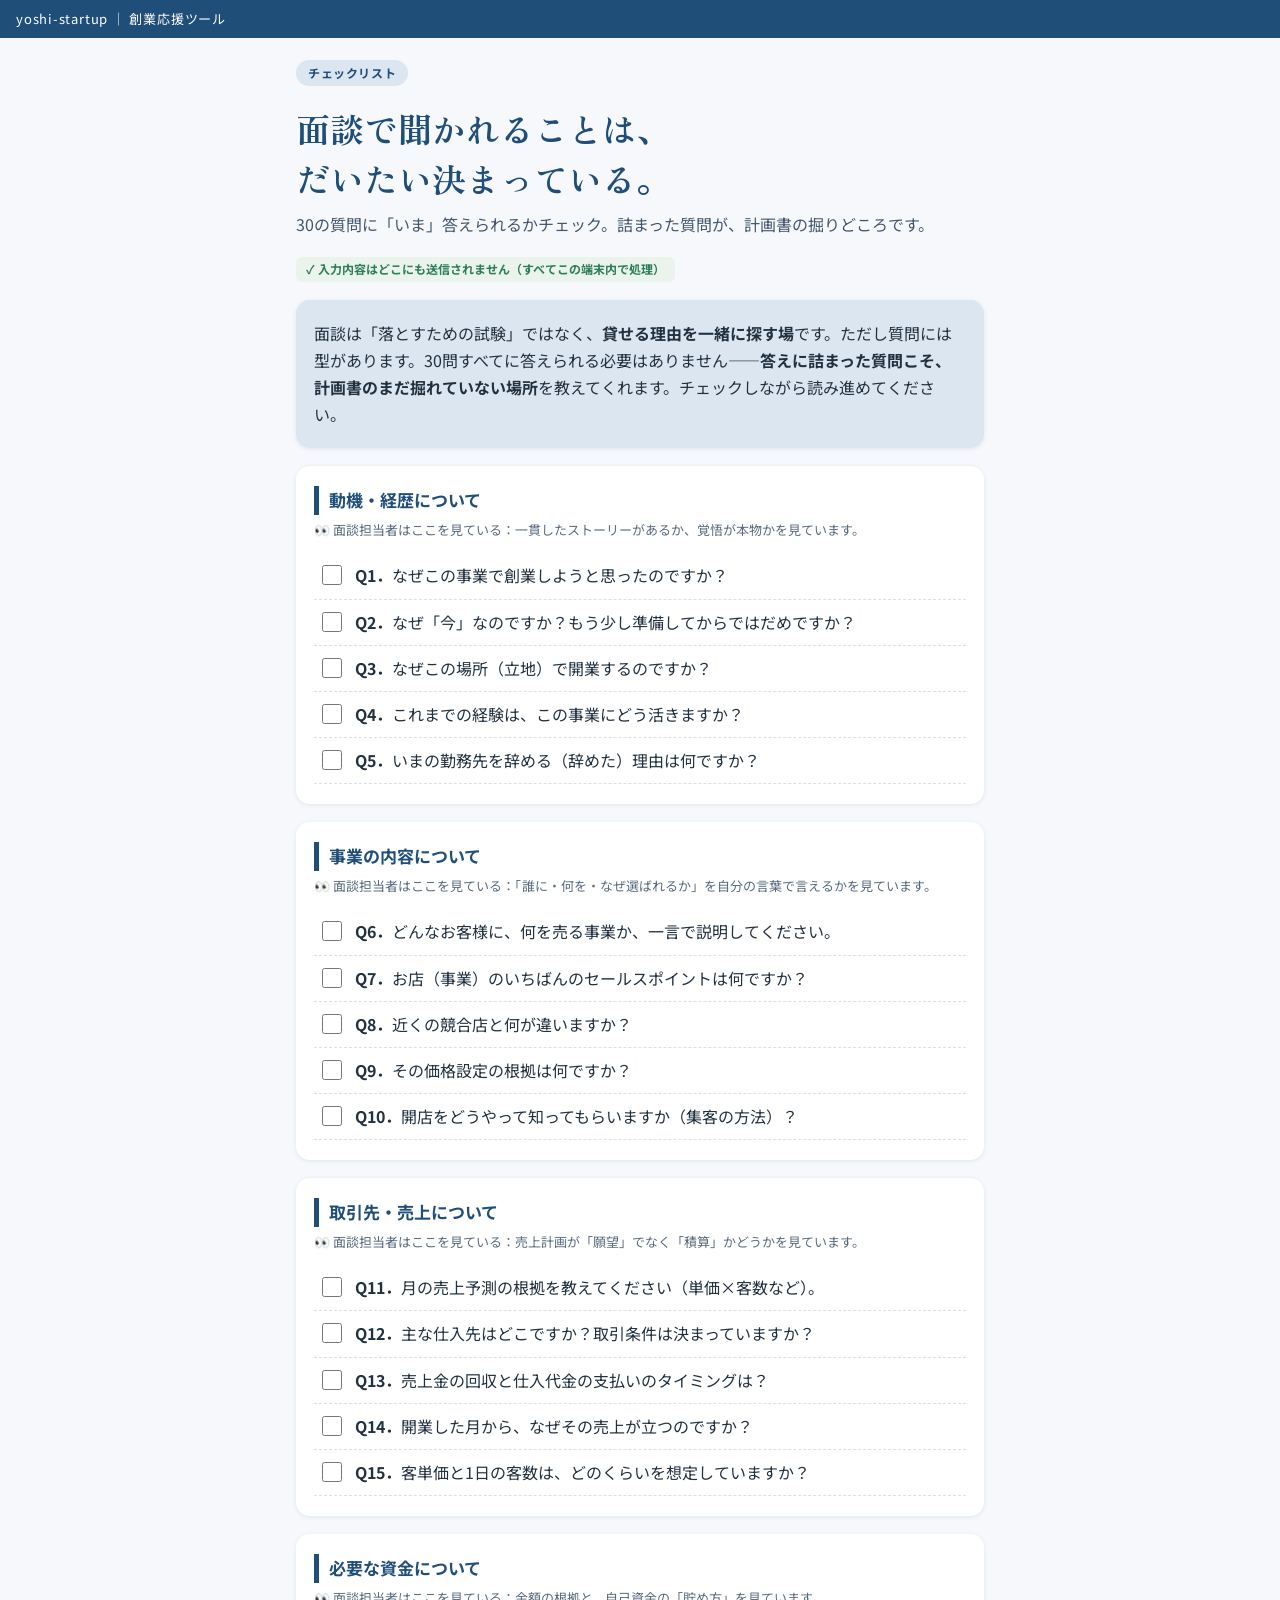
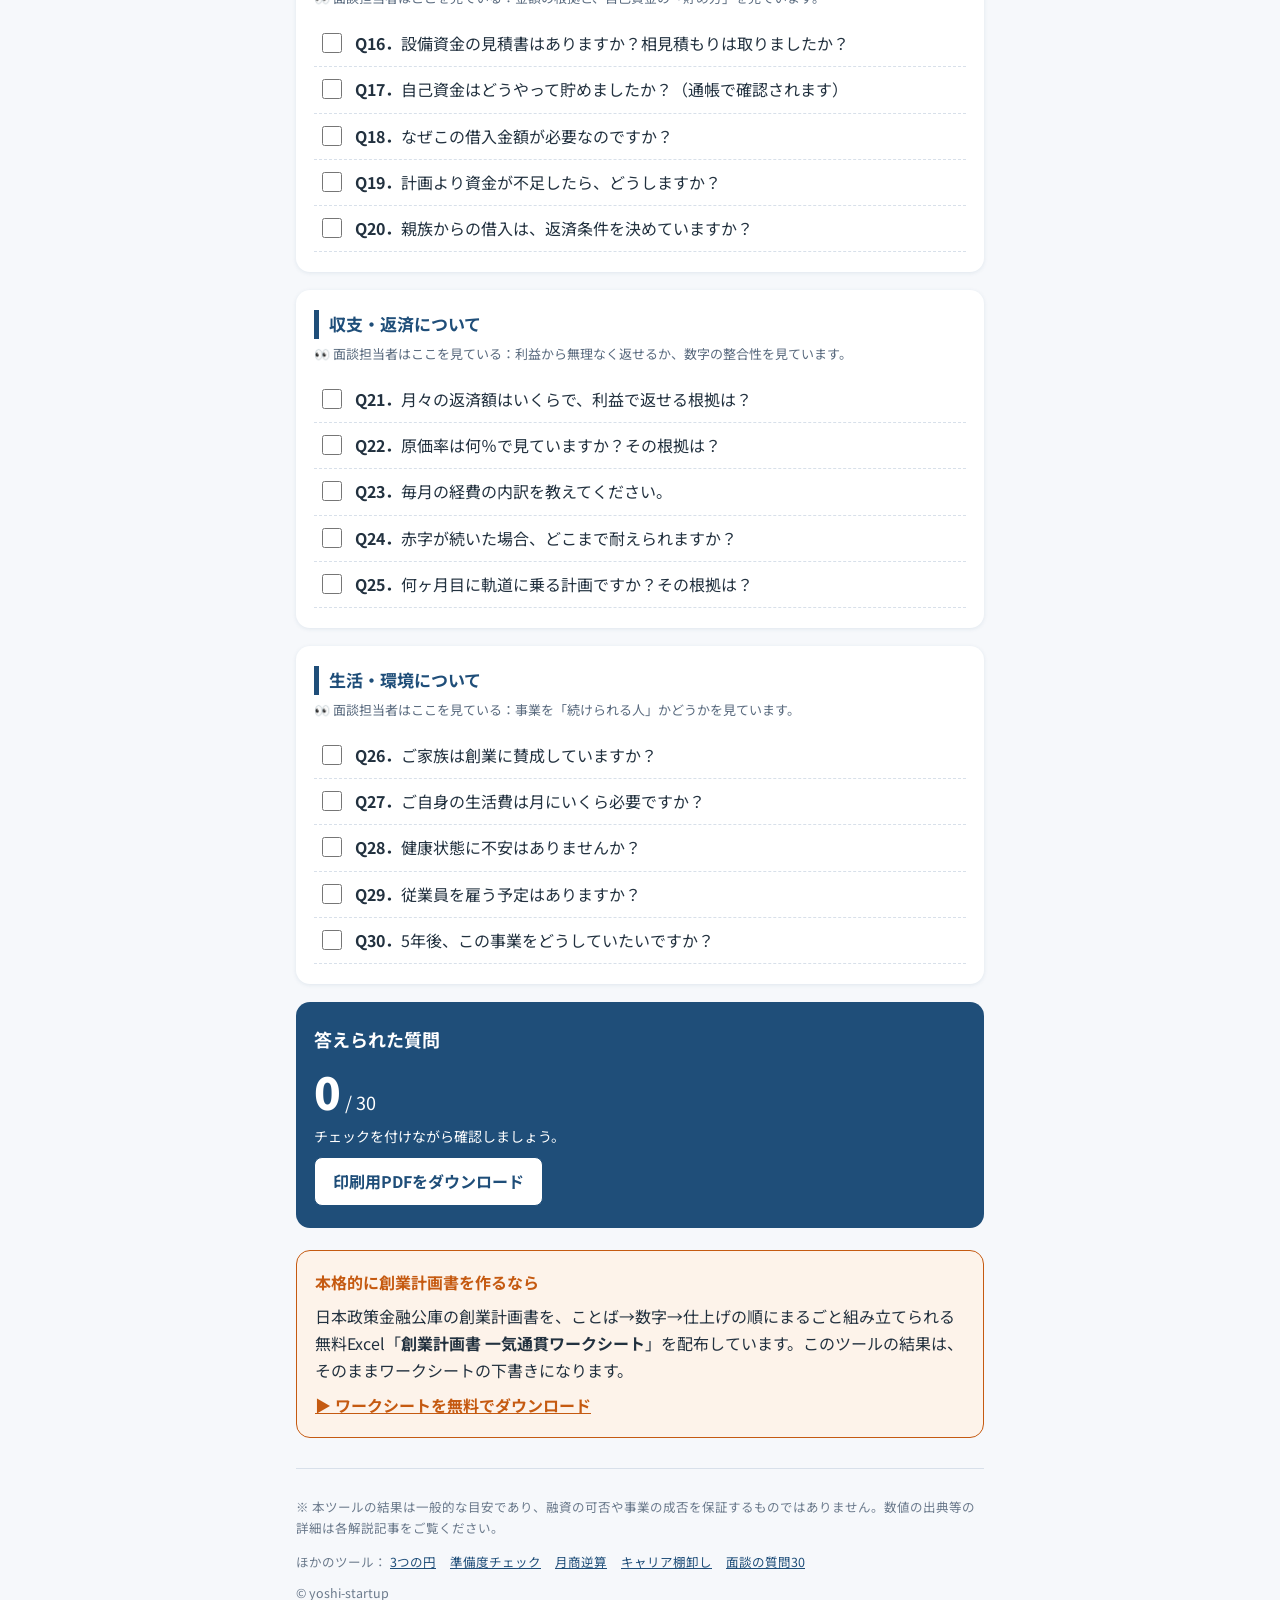
<file: tools-test/mendan30.html>
<!DOCTYPE html>
<html lang="ja">
<head>
<meta charset="UTF-8">
<meta name="viewport" content="width=device-width,initial-scale=1">
<title>公庫の面談で聞かれる質問30｜yoshi-startup 創業応援ツール</title>
<meta name="description" content="日本政策金融公庫の創業融資の面談で実際によく聞かれる質問30を分野別に整理。面談担当者が何を見ているかの解説付き。印刷用PDFあり。">
<link rel="preconnect" href="https://fonts.googleapis.com">
<link href="https://fonts.googleapis.com/css2?family=Noto+Sans+JP:wght@400;700;900&family=Zen+Old+Mincho:wght@700&display=swap" rel="stylesheet">
<style>
:root{--navy:#1F4E79;--ink:#22313F;--lblue:#DCE6F1;--yell:#FFF9E3;--ybd:#E0D49B;--org:#C55A11;--grn:#2E7D5B;--bg:#F6F8FB}
*{box-sizing:border-box}
body{margin:0;font-family:'Noto Sans JP',sans-serif;color:var(--ink);background:var(--bg);font-size:16px;line-height:1.7}
.brand{background:var(--navy);color:#fff;font-size:13px;padding:8px 16px;letter-spacing:.06em}
.brand a{color:#fff;text-decoration:none}
.wrap{max-width:720px;margin:0 auto;padding:20px 16px 56px}
.hero h1{font-family:'Zen Old Mincho',serif;font-size:clamp(24px,5.4vw,34px);line-height:1.45;color:var(--navy);margin:18px 0 8px;font-weight:700}
.hero .lead{margin:0 0 6px;color:#44566b}
.badge{display:inline-block;background:var(--lblue);color:var(--navy);font-size:12px;font-weight:700;border-radius:999px;padding:3px 12px;letter-spacing:.05em}
.card{background:#fff;border-radius:14px;box-shadow:0 1px 4px rgba(31,78,121,.10);padding:20px 18px;margin:18px 0}
.card h2{font-size:17px;color:var(--navy);margin:0 0 4px;border-left:5px solid var(--navy);padding-left:10px}
.card .sub{font-size:13px;color:#5a6b7f;margin:0 0 12px}
.hint{font-size:12.5px;color:#5a6b7f;background:var(--lblue);border-radius:8px;padding:8px 12px;margin:10px 0 0}
input[type=text],input[type=number],select,textarea{font:inherit;width:100%;background:var(--yell);border:1.5px solid var(--ybd);border-radius:8px;padding:10px 12px;color:var(--ink)}
input:focus-visible,select:focus-visible,textarea:focus-visible,button:focus-visible{outline:3px solid #8fb4d9;outline-offset:1px}
.row{display:flex;gap:8px;margin-top:8px}
.row input{flex:1}
.btn{font:inherit;font-weight:700;border:none;border-radius:8px;padding:10px 18px;cursor:pointer;background:var(--navy);color:#fff}
.btn.sm{padding:10px 14px;white-space:nowrap}
.btn.ghost{background:#fff;color:var(--navy);border:1.5px solid var(--navy)}
.btn.org{background:var(--org)}
.chips{display:flex;flex-wrap:wrap;gap:8px;margin-top:12px;padding:0;list-style:none}
.chips li{background:var(--lblue);border-radius:999px;padding:6px 12px;font-size:14px;display:flex;align-items:center;gap:8px}
.chips li button{border:none;background:none;color:var(--navy);font-weight:700;cursor:pointer;font-size:15px;padding:0}
.result{background:var(--navy);color:#fff;border-radius:14px;padding:22px 18px;margin:18px 0}
.result h2{margin:0 0 10px;font-size:18px}
.result .big{font-size:clamp(30px,7vw,44px);font-weight:900;line-height:1.2}
.bar{background:rgba(255,255,255,.25);border-radius:6px;height:12px;overflow:hidden;margin:4px 0 10px}
.bar span{display:block;height:100%;background:#FFD666;border-radius:6px}
.cta{background:#FDF3EA;border:1.5px solid var(--org);border-radius:14px;padding:18px;margin:22px 0}
.cta h2{color:var(--org);font-size:16px;margin:0 0 6px}
.cta a{color:var(--org);font-weight:700}
.foot{font-size:12.5px;color:#6b7a8c;border-top:1px solid #d8e0ea;padding-top:14px;margin-top:30px}
.foot .links{margin-top:8px}
.foot .links a{color:var(--navy);margin-right:14px}
.privacy{display:inline-block;background:#EAF4EC;color:var(--grn);border-radius:6px;font-size:12px;padding:2px 10px;font-weight:700}
@media print{.btn,.brand,.cta,.foot .links,.noprint{display:none!important}body{background:#fff}.card,.result{box-shadow:none;border:1px solid #ccc}}
@media (prefers-reduced-motion:no-preference){.card{transition:box-shadow .2s}}
</style>
</head>
<body>
<div class="brand"><a href="../index.html">yoshi-startup</a> ｜ 創業応援ツール</div>
<div class="wrap">
<div class="hero"><span class="badge">チェックリスト</span><h1>面談で聞かれることは、<br>だいたい決まっている。</h1><p class="lead">30の質問に「いま」答えられるかチェック。詰まった質問が、計画書の掘りどころです。</p>
<p class="noprint"><span class="privacy">✓ 入力内容はどこにも送信されません（すべてこの端末内で処理）</span></p></div>

<div class="card" style="background:var(--lblue)"><p style="margin:0">面談は「落とすための試験」ではなく、<b>貸せる理由を一緒に探す場</b>です。ただし質問には型があります。30問すべてに答えられる必要はありません——<b>答えに詰まった質問こそ、計画書のまだ掘れていない場所</b>を教えてくれます。チェックしながら読み進めてください。</p></div>
<div class="card"><h2>動機・経歴について</h2><p class="sub">👀 面談担当者はここを見ている：一貫したストーリーがあるか、覚悟が本物かを見ています。</p><div><label style="display:flex;gap:10px;align-items:flex-start;padding:9px 4px;border-bottom:1px dashed #d8e0ea;cursor:pointer"><input type="checkbox" style="width:20px;height:20px;margin-top:3px;accent-color:#1F4E79" onchange="prog()"><span><b>Q1．</b>なぜこの事業で創業しようと思ったのですか？</span></label><label style="display:flex;gap:10px;align-items:flex-start;padding:9px 4px;border-bottom:1px dashed #d8e0ea;cursor:pointer"><input type="checkbox" style="width:20px;height:20px;margin-top:3px;accent-color:#1F4E79" onchange="prog()"><span><b>Q2．</b>なぜ「今」なのですか？もう少し準備してからではだめですか？</span></label><label style="display:flex;gap:10px;align-items:flex-start;padding:9px 4px;border-bottom:1px dashed #d8e0ea;cursor:pointer"><input type="checkbox" style="width:20px;height:20px;margin-top:3px;accent-color:#1F4E79" onchange="prog()"><span><b>Q3．</b>なぜこの場所（立地）で開業するのですか？</span></label><label style="display:flex;gap:10px;align-items:flex-start;padding:9px 4px;border-bottom:1px dashed #d8e0ea;cursor:pointer"><input type="checkbox" style="width:20px;height:20px;margin-top:3px;accent-color:#1F4E79" onchange="prog()"><span><b>Q4．</b>これまでの経験は、この事業にどう活きますか？</span></label><label style="display:flex;gap:10px;align-items:flex-start;padding:9px 4px;border-bottom:1px dashed #d8e0ea;cursor:pointer"><input type="checkbox" style="width:20px;height:20px;margin-top:3px;accent-color:#1F4E79" onchange="prog()"><span><b>Q5．</b>いまの勤務先を辞める（辞めた）理由は何ですか？</span></label></div></div><div class="card"><h2>事業の内容について</h2><p class="sub">👀 面談担当者はここを見ている：「誰に・何を・なぜ選ばれるか」を自分の言葉で言えるかを見ています。</p><div><label style="display:flex;gap:10px;align-items:flex-start;padding:9px 4px;border-bottom:1px dashed #d8e0ea;cursor:pointer"><input type="checkbox" style="width:20px;height:20px;margin-top:3px;accent-color:#1F4E79" onchange="prog()"><span><b>Q6．</b>どんなお客様に、何を売る事業か、一言で説明してください。</span></label><label style="display:flex;gap:10px;align-items:flex-start;padding:9px 4px;border-bottom:1px dashed #d8e0ea;cursor:pointer"><input type="checkbox" style="width:20px;height:20px;margin-top:3px;accent-color:#1F4E79" onchange="prog()"><span><b>Q7．</b>お店（事業）のいちばんのセールスポイントは何ですか？</span></label><label style="display:flex;gap:10px;align-items:flex-start;padding:9px 4px;border-bottom:1px dashed #d8e0ea;cursor:pointer"><input type="checkbox" style="width:20px;height:20px;margin-top:3px;accent-color:#1F4E79" onchange="prog()"><span><b>Q8．</b>近くの競合店と何が違いますか？</span></label><label style="display:flex;gap:10px;align-items:flex-start;padding:9px 4px;border-bottom:1px dashed #d8e0ea;cursor:pointer"><input type="checkbox" style="width:20px;height:20px;margin-top:3px;accent-color:#1F4E79" onchange="prog()"><span><b>Q9．</b>その価格設定の根拠は何ですか？</span></label><label style="display:flex;gap:10px;align-items:flex-start;padding:9px 4px;border-bottom:1px dashed #d8e0ea;cursor:pointer"><input type="checkbox" style="width:20px;height:20px;margin-top:3px;accent-color:#1F4E79" onchange="prog()"><span><b>Q10．</b>開店をどうやって知ってもらいますか（集客の方法）？</span></label></div></div><div class="card"><h2>取引先・売上について</h2><p class="sub">👀 面談担当者はここを見ている：売上計画が「願望」でなく「積算」かどうかを見ています。</p><div><label style="display:flex;gap:10px;align-items:flex-start;padding:9px 4px;border-bottom:1px dashed #d8e0ea;cursor:pointer"><input type="checkbox" style="width:20px;height:20px;margin-top:3px;accent-color:#1F4E79" onchange="prog()"><span><b>Q11．</b>月の売上予測の根拠を教えてください（単価×客数など）。</span></label><label style="display:flex;gap:10px;align-items:flex-start;padding:9px 4px;border-bottom:1px dashed #d8e0ea;cursor:pointer"><input type="checkbox" style="width:20px;height:20px;margin-top:3px;accent-color:#1F4E79" onchange="prog()"><span><b>Q12．</b>主な仕入先はどこですか？取引条件は決まっていますか？</span></label><label style="display:flex;gap:10px;align-items:flex-start;padding:9px 4px;border-bottom:1px dashed #d8e0ea;cursor:pointer"><input type="checkbox" style="width:20px;height:20px;margin-top:3px;accent-color:#1F4E79" onchange="prog()"><span><b>Q13．</b>売上金の回収と仕入代金の支払いのタイミングは？</span></label><label style="display:flex;gap:10px;align-items:flex-start;padding:9px 4px;border-bottom:1px dashed #d8e0ea;cursor:pointer"><input type="checkbox" style="width:20px;height:20px;margin-top:3px;accent-color:#1F4E79" onchange="prog()"><span><b>Q14．</b>開業した月から、なぜその売上が立つのですか？</span></label><label style="display:flex;gap:10px;align-items:flex-start;padding:9px 4px;border-bottom:1px dashed #d8e0ea;cursor:pointer"><input type="checkbox" style="width:20px;height:20px;margin-top:3px;accent-color:#1F4E79" onchange="prog()"><span><b>Q15．</b>客単価と1日の客数は、どのくらいを想定していますか？</span></label></div></div><div class="card"><h2>必要な資金について</h2><p class="sub">👀 面談担当者はここを見ている：金額の根拠と、自己資金の「貯め方」を見ています。</p><div><label style="display:flex;gap:10px;align-items:flex-start;padding:9px 4px;border-bottom:1px dashed #d8e0ea;cursor:pointer"><input type="checkbox" style="width:20px;height:20px;margin-top:3px;accent-color:#1F4E79" onchange="prog()"><span><b>Q16．</b>設備資金の見積書はありますか？相見積もりは取りましたか？</span></label><label style="display:flex;gap:10px;align-items:flex-start;padding:9px 4px;border-bottom:1px dashed #d8e0ea;cursor:pointer"><input type="checkbox" style="width:20px;height:20px;margin-top:3px;accent-color:#1F4E79" onchange="prog()"><span><b>Q17．</b>自己資金はどうやって貯めましたか？（通帳で確認されます）</span></label><label style="display:flex;gap:10px;align-items:flex-start;padding:9px 4px;border-bottom:1px dashed #d8e0ea;cursor:pointer"><input type="checkbox" style="width:20px;height:20px;margin-top:3px;accent-color:#1F4E79" onchange="prog()"><span><b>Q18．</b>なぜこの借入金額が必要なのですか？</span></label><label style="display:flex;gap:10px;align-items:flex-start;padding:9px 4px;border-bottom:1px dashed #d8e0ea;cursor:pointer"><input type="checkbox" style="width:20px;height:20px;margin-top:3px;accent-color:#1F4E79" onchange="prog()"><span><b>Q19．</b>計画より資金が不足したら、どうしますか？</span></label><label style="display:flex;gap:10px;align-items:flex-start;padding:9px 4px;border-bottom:1px dashed #d8e0ea;cursor:pointer"><input type="checkbox" style="width:20px;height:20px;margin-top:3px;accent-color:#1F4E79" onchange="prog()"><span><b>Q20．</b>親族からの借入は、返済条件を決めていますか？</span></label></div></div><div class="card"><h2>収支・返済について</h2><p class="sub">👀 面談担当者はここを見ている：利益から無理なく返せるか、数字の整合性を見ています。</p><div><label style="display:flex;gap:10px;align-items:flex-start;padding:9px 4px;border-bottom:1px dashed #d8e0ea;cursor:pointer"><input type="checkbox" style="width:20px;height:20px;margin-top:3px;accent-color:#1F4E79" onchange="prog()"><span><b>Q21．</b>月々の返済額はいくらで、利益で返せる根拠は？</span></label><label style="display:flex;gap:10px;align-items:flex-start;padding:9px 4px;border-bottom:1px dashed #d8e0ea;cursor:pointer"><input type="checkbox" style="width:20px;height:20px;margin-top:3px;accent-color:#1F4E79" onchange="prog()"><span><b>Q22．</b>原価率は何％で見ていますか？その根拠は？</span></label><label style="display:flex;gap:10px;align-items:flex-start;padding:9px 4px;border-bottom:1px dashed #d8e0ea;cursor:pointer"><input type="checkbox" style="width:20px;height:20px;margin-top:3px;accent-color:#1F4E79" onchange="prog()"><span><b>Q23．</b>毎月の経費の内訳を教えてください。</span></label><label style="display:flex;gap:10px;align-items:flex-start;padding:9px 4px;border-bottom:1px dashed #d8e0ea;cursor:pointer"><input type="checkbox" style="width:20px;height:20px;margin-top:3px;accent-color:#1F4E79" onchange="prog()"><span><b>Q24．</b>赤字が続いた場合、どこまで耐えられますか？</span></label><label style="display:flex;gap:10px;align-items:flex-start;padding:9px 4px;border-bottom:1px dashed #d8e0ea;cursor:pointer"><input type="checkbox" style="width:20px;height:20px;margin-top:3px;accent-color:#1F4E79" onchange="prog()"><span><b>Q25．</b>何ヶ月目に軌道に乗る計画ですか？その根拠は？</span></label></div></div><div class="card"><h2>生活・環境について</h2><p class="sub">👀 面談担当者はここを見ている：事業を「続けられる人」かどうかを見ています。</p><div><label style="display:flex;gap:10px;align-items:flex-start;padding:9px 4px;border-bottom:1px dashed #d8e0ea;cursor:pointer"><input type="checkbox" style="width:20px;height:20px;margin-top:3px;accent-color:#1F4E79" onchange="prog()"><span><b>Q26．</b>ご家族は創業に賛成していますか？</span></label><label style="display:flex;gap:10px;align-items:flex-start;padding:9px 4px;border-bottom:1px dashed #d8e0ea;cursor:pointer"><input type="checkbox" style="width:20px;height:20px;margin-top:3px;accent-color:#1F4E79" onchange="prog()"><span><b>Q27．</b>ご自身の生活費は月にいくら必要ですか？</span></label><label style="display:flex;gap:10px;align-items:flex-start;padding:9px 4px;border-bottom:1px dashed #d8e0ea;cursor:pointer"><input type="checkbox" style="width:20px;height:20px;margin-top:3px;accent-color:#1F4E79" onchange="prog()"><span><b>Q28．</b>健康状態に不安はありませんか？</span></label><label style="display:flex;gap:10px;align-items:flex-start;padding:9px 4px;border-bottom:1px dashed #d8e0ea;cursor:pointer"><input type="checkbox" style="width:20px;height:20px;margin-top:3px;accent-color:#1F4E79" onchange="prog()"><span><b>Q29．</b>従業員を雇う予定はありますか？</span></label><label style="display:flex;gap:10px;align-items:flex-start;padding:9px 4px;border-bottom:1px dashed #d8e0ea;cursor:pointer"><input type="checkbox" style="width:20px;height:20px;margin-top:3px;accent-color:#1F4E79" onchange="prog()"><span><b>Q30．</b>5年後、この事業をどうしていたいですか？</span></label></div></div>
<div class="result"><h2>答えられた質問</h2><div class="big"><span id="cnt">0</span><span style="font-size:18px;font-weight:400"> / 30</span></div>
<p id="msg" style="font-size:14px;margin:8px 0 0">チェックを付けながら確認しましょう。</p>
<div class="row noprint"><a class="btn ghost" href="mendan30-checklist.pdf" style="text-decoration:none;text-align:center">印刷用PDFをダウンロード</a></div></div>
<script>
function prog(){const c=document.querySelectorAll('input[type=checkbox]:checked').length;document.getElementById('cnt').textContent=c;
document.getElementById('msg').textContent=c>=25?'仕上げは万全に近い状態です。模擬面談で声に出す練習をしましょう。':c>=15?'あと少し。空欄の質問に対応するワークシートのシートを埋めましょう。':'詰まった質問がある＝伸びしろが見つかったということ。ワークシートで一つずつ埋めていけます。';}
</script>
<div class="cta"><h2>本格的に創業計画書を作るなら</h2>
<p style="margin:0 0 8px">日本政策金融公庫の創業計画書を、ことば→数字→仕上げの順にまるごと組み立てられる無料Excel「<b>創業計画書 一気通貫ワークシート</b>」を配布しています。このツールの結果は、そのままワークシートの下書きになります。</p>
<a href="#workbook">▶ ワークシートを無料でダウンロード</a></div><div class="foot">
<p>※ 本ツールの結果は一般的な目安であり、融資の可否や事業の成否を保証するものではありません。数値の出典等の詳細は各解説記事をご覧ください。</p>
<div class="links">ほかのツール：
<a href="mittsuno-wa.html">3つの円</a><a href="junbido-check.html">準備度チェック</a><a href="gessho-calc.html">月商逆算</a><a href="career-tanaoroshi.html">キャリア棚卸し</a><a href="mendan30.html">面談の質問30</a></div>
<p style="margin-top:10px">© yoshi-startup</p></div>
</div></body></html>
</file>
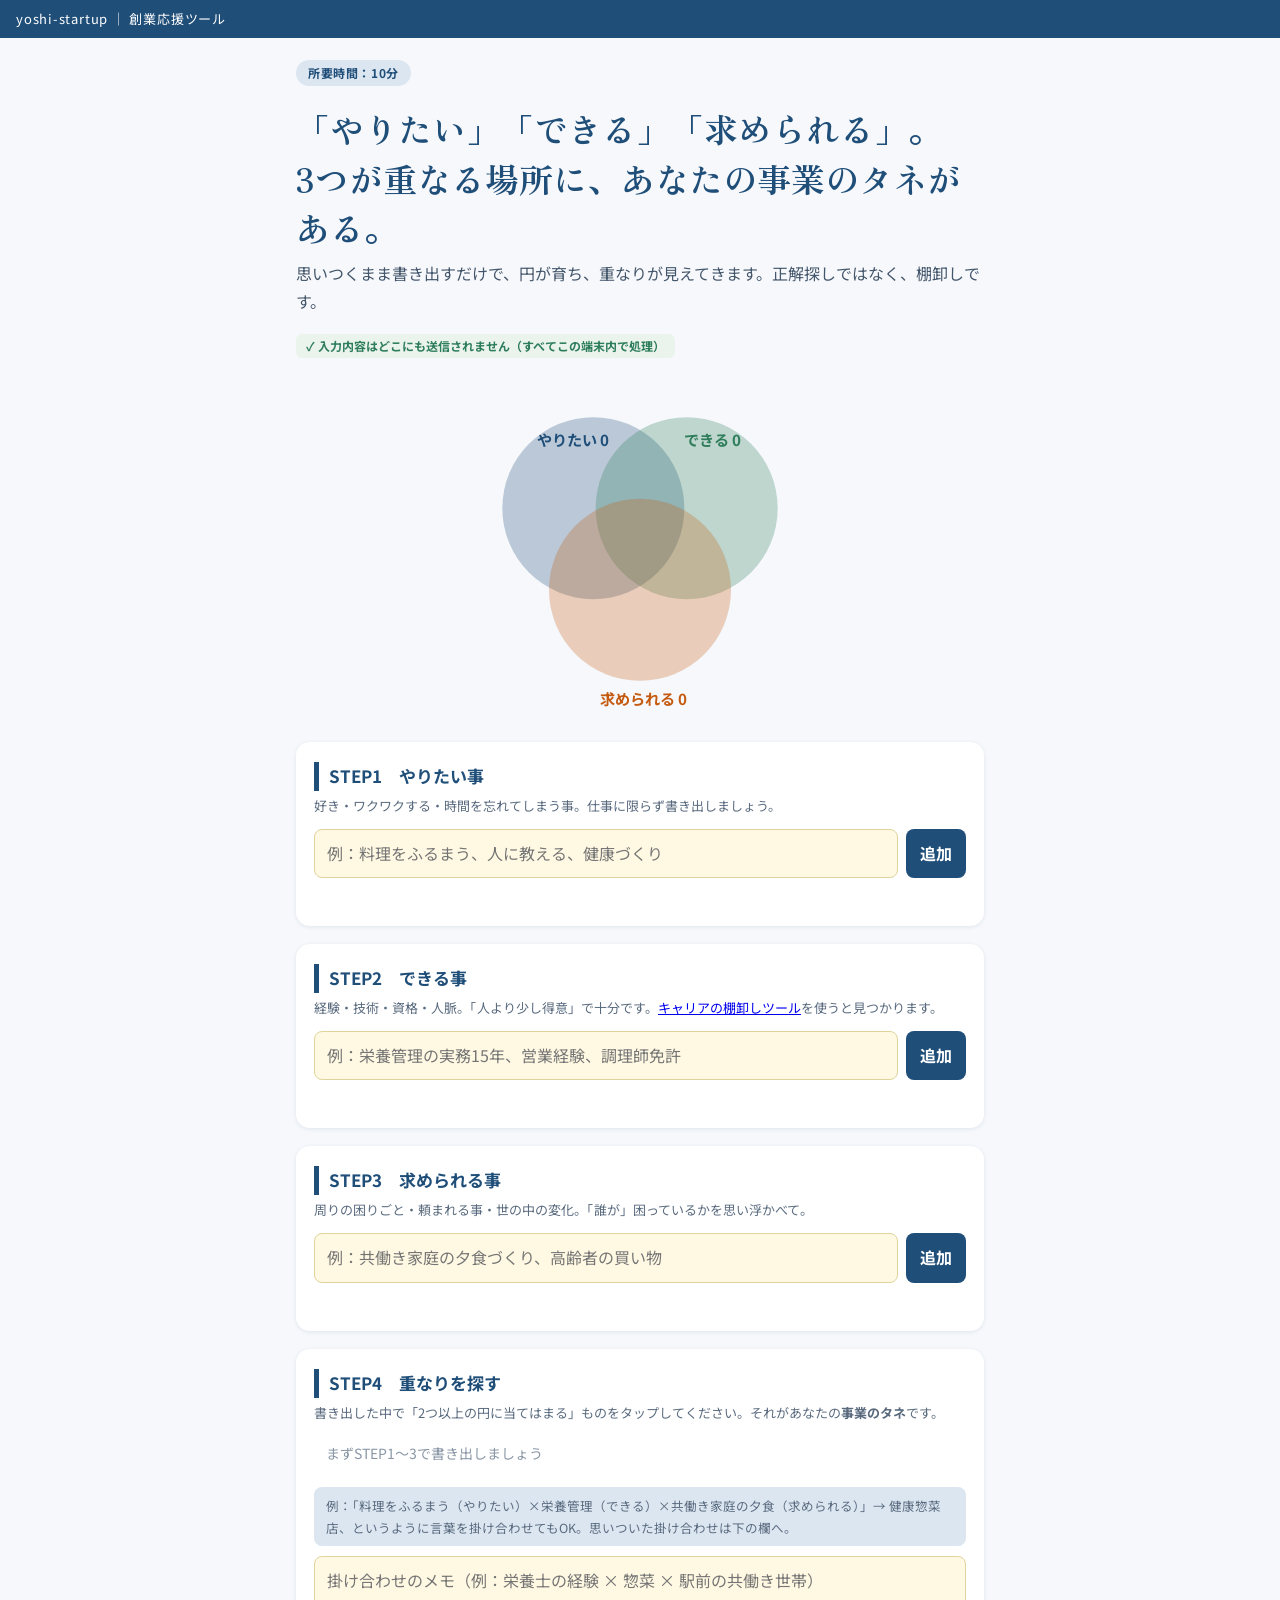
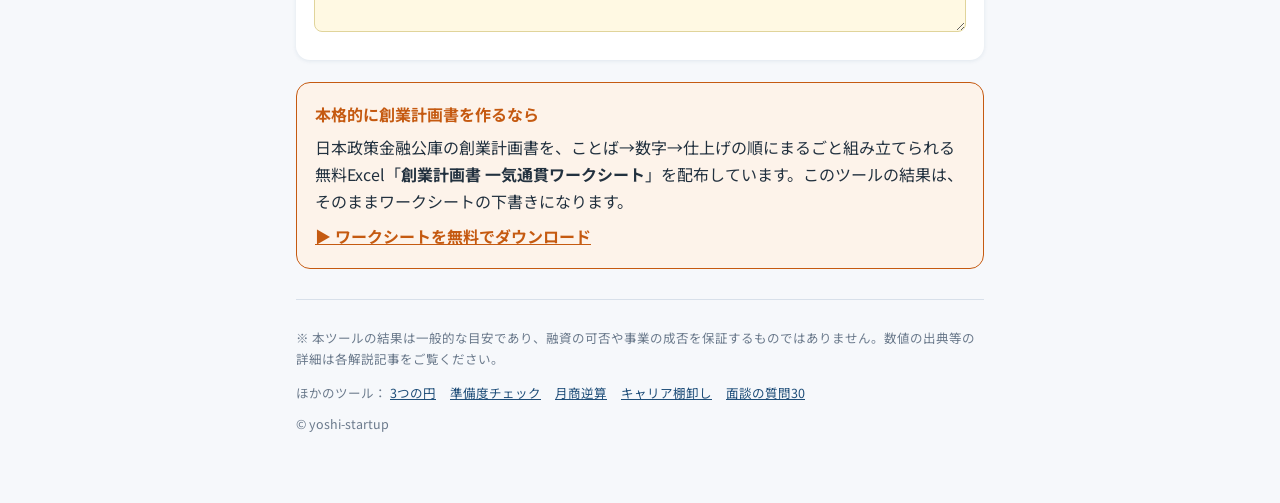
<file: tools-test/mittsuno-wa.html>
<!DOCTYPE html>
<html lang="ja">
<head>
<meta charset="UTF-8">
<meta name="viewport" content="width=device-width,initial-scale=1">
<title>3つの円の棚卸しツール｜yoshi-startup 創業応援ツール</title>
<meta name="description" content="「やりたい事」「できる事」「求められる事」を書き出して、3つが重なる事業のタネを見つける無料ツール。入力は端末内だけで処理されます。">
<link rel="preconnect" href="https://fonts.googleapis.com">
<link href="https://fonts.googleapis.com/css2?family=Noto+Sans+JP:wght@400;700;900&family=Zen+Old+Mincho:wght@700&display=swap" rel="stylesheet">
<style>
:root{--navy:#1F4E79;--ink:#22313F;--lblue:#DCE6F1;--yell:#FFF9E3;--ybd:#E0D49B;--org:#C55A11;--grn:#2E7D5B;--bg:#F6F8FB}
*{box-sizing:border-box}
body{margin:0;font-family:'Noto Sans JP',sans-serif;color:var(--ink);background:var(--bg);font-size:16px;line-height:1.7}
.brand{background:var(--navy);color:#fff;font-size:13px;padding:8px 16px;letter-spacing:.06em}
.brand a{color:#fff;text-decoration:none}
.wrap{max-width:720px;margin:0 auto;padding:20px 16px 56px}
.hero h1{font-family:'Zen Old Mincho',serif;font-size:clamp(24px,5.4vw,34px);line-height:1.45;color:var(--navy);margin:18px 0 8px;font-weight:700}
.hero .lead{margin:0 0 6px;color:#44566b}
.badge{display:inline-block;background:var(--lblue);color:var(--navy);font-size:12px;font-weight:700;border-radius:999px;padding:3px 12px;letter-spacing:.05em}
.card{background:#fff;border-radius:14px;box-shadow:0 1px 4px rgba(31,78,121,.10);padding:20px 18px;margin:18px 0}
.card h2{font-size:17px;color:var(--navy);margin:0 0 4px;border-left:5px solid var(--navy);padding-left:10px}
.card .sub{font-size:13px;color:#5a6b7f;margin:0 0 12px}
.hint{font-size:12.5px;color:#5a6b7f;background:var(--lblue);border-radius:8px;padding:8px 12px;margin:10px 0 0}
input[type=text],input[type=number],select,textarea{font:inherit;width:100%;background:var(--yell);border:1.5px solid var(--ybd);border-radius:8px;padding:10px 12px;color:var(--ink)}
input:focus-visible,select:focus-visible,textarea:focus-visible,button:focus-visible{outline:3px solid #8fb4d9;outline-offset:1px}
.row{display:flex;gap:8px;margin-top:8px}
.row input{flex:1}
.btn{font:inherit;font-weight:700;border:none;border-radius:8px;padding:10px 18px;cursor:pointer;background:var(--navy);color:#fff}
.btn.sm{padding:10px 14px;white-space:nowrap}
.btn.ghost{background:#fff;color:var(--navy);border:1.5px solid var(--navy)}
.btn.org{background:var(--org)}
.chips{display:flex;flex-wrap:wrap;gap:8px;margin-top:12px;padding:0;list-style:none}
.chips li{background:var(--lblue);border-radius:999px;padding:6px 12px;font-size:14px;display:flex;align-items:center;gap:8px}
.chips li button{border:none;background:none;color:var(--navy);font-weight:700;cursor:pointer;font-size:15px;padding:0}
.result{background:var(--navy);color:#fff;border-radius:14px;padding:22px 18px;margin:18px 0}
.result h2{margin:0 0 10px;font-size:18px}
.result .big{font-size:clamp(30px,7vw,44px);font-weight:900;line-height:1.2}
.bar{background:rgba(255,255,255,.25);border-radius:6px;height:12px;overflow:hidden;margin:4px 0 10px}
.bar span{display:block;height:100%;background:#FFD666;border-radius:6px}
.cta{background:#FDF3EA;border:1.5px solid var(--org);border-radius:14px;padding:18px;margin:22px 0}
.cta h2{color:var(--org);font-size:16px;margin:0 0 6px}
.cta a{color:var(--org);font-weight:700}
.foot{font-size:12.5px;color:#6b7a8c;border-top:1px solid #d8e0ea;padding-top:14px;margin-top:30px}
.foot .links{margin-top:8px}
.foot .links a{color:var(--navy);margin-right:14px}
.privacy{display:inline-block;background:#EAF4EC;color:var(--grn);border-radius:6px;font-size:12px;padding:2px 10px;font-weight:700}
@media print{.btn,.brand,.cta,.foot .links,.noprint{display:none!important}body{background:#fff}.card,.result{box-shadow:none;border:1px solid #ccc}}
@media (prefers-reduced-motion:no-preference){.card{transition:box-shadow .2s}}
</style>
</head>
<body>
<div class="brand"><a href="../index.html">yoshi-startup</a> ｜ 創業応援ツール</div>
<div class="wrap">
<div class="hero"><span class="badge">所要時間：10分</span><h1>「やりたい」「できる」「求められる」。<br>3つが重なる場所に、あなたの事業のタネがある。</h1><p class="lead">思いつくまま書き出すだけで、円が育ち、重なりが見えてきます。正解探しではなく、棚卸しです。</p>
<p class="noprint"><span class="privacy">✓ 入力内容はどこにも送信されません（すべてこの端末内で処理）</span></p></div>

<svg id="venn" viewBox="0 0 360 300" style="width:100%;max-width:420px;display:block;margin:0 auto" role="img" aria-label="やりたい事・できる事・求められる事の3つの円">
<circle id="c1" cx="140" cy="115" r="78" fill="#1F4E79" fill-opacity=".28"/>
<circle id="c2" cx="220" cy="115" r="78" fill="#2E7D5B" fill-opacity=".28"/>
<circle id="c3" cx="180" cy="185" r="78" fill="#C55A11" fill-opacity=".28"/>
<circle id="core" cx="180" cy="138" r="0" fill="#FFD666" fill-opacity=".95"/>
<text x="92" y="62" font-size="13" font-weight="bold" fill="#1F4E79">やりたい <tspan id="n1">0</tspan></text>
<text x="218" y="62" font-size="13" font-weight="bold" fill="#2E7D5B">できる <tspan id="n2">0</tspan></text>
<text x="146" y="284" font-size="13" font-weight="bold" fill="#C55A11">求められる <tspan id="n3">0</tspan></text>
<text id="coret" x="180" y="143" font-size="12" font-weight="bold" fill="#7a5b00" text-anchor="middle"></text>
</svg>

<div class="card"><h2>STEP1　やりたい事</h2><p class="sub">好き・ワクワクする・時間を忘れてしまう事。仕事に限らず書き出しましょう。</p>
<div class="row"><input type="text" id="in1" placeholder="例：料理をふるまう、人に教える、健康づくり"><button class="btn sm" onclick="add(1)">追加</button></div>
<ul class="chips" id="ls1"></ul></div>

<div class="card"><h2>STEP2　できる事</h2><p class="sub">経験・技術・資格・人脈。「人より少し得意」で十分です。<a href="career-tanaoroshi.html">キャリアの棚卸しツール</a>を使うと見つかります。</p>
<div class="row"><input type="text" id="in2" placeholder="例：栄養管理の実務15年、営業経験、調理師免許"><button class="btn sm" onclick="add(2)">追加</button></div>
<ul class="chips" id="ls2"></ul></div>

<div class="card"><h2>STEP3　求められる事</h2><p class="sub">周りの困りごと・頼まれる事・世の中の変化。「誰が」困っているかを思い浮かべて。</p>
<div class="row"><input type="text" id="in3" placeholder="例：共働き家庭の夕食づくり、高齢者の買い物"><button class="btn sm" onclick="add(3)">追加</button></div>
<ul class="chips" id="ls3"></ul></div>

<div class="card"><h2>STEP4　重なりを探す</h2><p class="sub">書き出した中で「2つ以上の円に当てはまる」ものをタップしてください。それがあなたの<b>事業のタネ</b>です。</p>
<ul class="chips" id="all" aria-live="polite"></ul>
<div class="hint">例：「料理をふるまう（やりたい）×栄養管理（できる）×共働き家庭の夕食（求められる）」→ 健康惣菜店、というように言葉を掛け合わせてもOK。思いついた掛け合わせは下の欄へ。</div>
<textarea id="memo" rows="2" style="margin-top:10px" placeholder="掛け合わせのメモ（例：栄養士の経験 × 惣菜 × 駅前の共働き世帯）"></textarea></div>

<div class="result" id="res" hidden><h2>あなたの事業のタネ</h2><div id="seeds"></div>
<p style="font-size:13px;margin:12px 0 0">このタネを「誰に・何を・どのように」の一文にすると、創業計画書の書き出しになります。</p>
<div class="row noprint"><button class="btn ghost" onclick="copyRes()">結果をコピー</button><button class="btn ghost" onclick="window.print()">印刷・PDF保存</button></div></div>

<script>
const data={1:[],2:[],3:[]},seeds=new Set();
function add(k){const el=document.getElementById('in'+k);const v=el.value.trim();if(!v)return;data[k].push(v);el.value='';render();el.focus();}
function del(k,i){const v=data[k][i];data[k].splice(i,1);seeds.delete(v);render();}
function toggle(v){seeds.has(v)?seeds.delete(v):seeds.add(v);render();}
function render(){
 for(const k of[1,2,3]){
  document.getElementById('n'+k).textContent=data[k].length;
  document.getElementById('ls'+k).innerHTML=data[k].map((v,i)=>`<li>${esc(v)}<button aria-label="削除" onclick="del(${k},${i})">×</button></li>`).join('');
  const c=document.getElementById('c'+k);c.setAttribute('r',78+Math.min(data[k].length,8)*3);
 }
 const all=[...new Set([...data[1],...data[2],...data[3]])];
 document.getElementById('all').innerHTML=all.map(v=>`<li style="cursor:pointer;${seeds.has(v)?'background:#FFD666;font-weight:700':''}" onclick="toggle('${esc(v)}')" role="button" tabindex="0" onkeydown="if(event.key==='Enter')toggle('${esc(v)}')">${esc(v)}${seeds.has(v)?' ★':''}</li>`).join('')||'<li style="background:none;color:#8a97a6">まずSTEP1〜3で書き出しましょう</li>';
 const core=document.getElementById('core');core.setAttribute('r',seeds.size?30+Math.min(seeds.size,4)*6:0);
 document.getElementById('coret').textContent=seeds.size?`タネ ${seeds.size}`:'';
 const res=document.getElementById('res');res.hidden=!seeds.size;
 document.getElementById('seeds').innerHTML=[...seeds].map(v=>`<div class="big" style="font-size:20px">★ ${esc(v)}</div>`).join('');
}
function esc(s){return s.replace(/[&<>"']/g,m=>({'&':'&amp;','<':'&lt;','>':'&gt;','"':'&quot;',"'":'&#39;'}[m]));}
function copyRes(){const t='【私の事業のタネ】\n'+[...seeds].map(v=>'★ '+v).join('\n')+(document.getElementById('memo').value?'\n\n掛け合わせメモ：\n'+document.getElementById('memo').value:'');navigator.clipboard.writeText(t).then(()=>alert('コピーしました'));}
for(const k of[1,2,3])document.getElementById('in'+k).addEventListener('keydown',e=>{if(e.key==='Enter'){e.preventDefault();add(k);}});
render();
</script>
<div class="cta"><h2>本格的に創業計画書を作るなら</h2>
<p style="margin:0 0 8px">日本政策金融公庫の創業計画書を、ことば→数字→仕上げの順にまるごと組み立てられる無料Excel「<b>創業計画書 一気通貫ワークシート</b>」を配布しています。このツールの結果は、そのままワークシートの下書きになります。</p>
<a href="#workbook">▶ ワークシートを無料でダウンロード</a></div><div class="foot">
<p>※ 本ツールの結果は一般的な目安であり、融資の可否や事業の成否を保証するものではありません。数値の出典等の詳細は各解説記事をご覧ください。</p>
<div class="links">ほかのツール：
<a href="mittsuno-wa.html">3つの円</a><a href="junbido-check.html">準備度チェック</a><a href="gessho-calc.html">月商逆算</a><a href="career-tanaoroshi.html">キャリア棚卸し</a><a href="mendan30.html">面談の質問30</a></div>
<p style="margin-top:10px">© yoshi-startup</p></div>
</div></body></html>
</file>
<file: style.css>
/* ===== Reset & Base ===== */
*, *::before, *::after {
  box-sizing: border-box;
  margin: 0;
  padding: 0;
}

:root {
  --color-bg: #ffffff;
  --color-surface: #ffffff;
  --color-surface-alt: #f6f8fb;
  --color-navy: #1e3a5f;
  --color-navy-dark: #142942;
  --color-border: #e2e8f0;
  --color-accent: #2563eb;
  --color-accent-light: #3b82f6;
  --color-text: #1e293b;
  --color-muted: #64748b;
  --font-sans: 'Noto Sans JP', system-ui, sans-serif;
  --radius: 14px;
  --transition: 0.2s ease;
}

html {
  scroll-behavior: smooth;
  background: var(--color-bg);
}

body {
  background: transparent;
  color: var(--color-text);
  font-family: var(--font-sans);
  font-weight: 400;
  font-size: 16px;
  line-height: 1.75;
  min-height: 100vh;
}

a {
  color: inherit;
  text-decoration: none;
}

img {
  max-width: 100%;
  display: block;
}

svg {
  display: block;
}

/* ===== Fixed geometric background pattern ===== */
.bg-pattern {
  position: fixed;
  inset: 0;
  z-index: -1;
  pointer-events: none;
  background:
    radial-gradient(circle at 1px 1px, rgba(30, 58, 95, 0.06) 1px, transparent 0) 0 0 / 28px 28px,
    radial-gradient(ellipse 55% 40% at 88% 0%, rgba(37, 99, 235, 0.05) 0%, transparent 70%),
    radial-gradient(ellipse 50% 35% at 5% 100%, rgba(30, 58, 95, 0.04) 0%, transparent 70%);
}

/* ===== Navigation ===== */
.nav {
  position: fixed;
  top: 0;
  left: 0;
  right: 0;
  z-index: 100;
  background: rgba(255, 255, 255, 0.92);
  backdrop-filter: blur(12px);
  -webkit-backdrop-filter: blur(12px);
  border-bottom: 1px solid var(--color-border);
}

.nav-inner {
  max-width: 1140px;
  margin: 0 auto;
  padding: 0 32px;
  height: 72px;
  display: flex;
  align-items: center;
  justify-content: space-between;
}

.nav-logo {
  font-size: 19px;
  font-weight: 700;
  color: var(--color-navy);
  letter-spacing: 0.01em;
}

.nav-links {
  display: flex;
  gap: 36px;
  list-style: none;
}

.nav-links a {
  font-size: 14px;
  font-weight: 500;
  color: var(--color-muted);
  letter-spacing: 0.03em;
  transition: color var(--transition);
  position: relative;
}

.nav-links a::after {
  content: '';
  position: absolute;
  bottom: -6px;
  left: 0;
  right: 0;
  height: 2px;
  background: var(--color-accent);
  border-radius: 2px;
  transform: scaleX(0);
  transition: transform var(--transition);
}

.nav-links a:hover,
.nav-links a.active {
  color: var(--color-accent);
}

.nav-links a:hover::after,
.nav-links a.active::after {
  transform: scaleX(1);
}

/* ===== Page Wrapper ===== */
.page {
  display: none;
  padding-top: 72px;
}

.page.active {
  display: block;
}

.container {
  max-width: 1140px;
  margin: 0 auto;
  padding: 0 32px;
}

/* ===== Hero (Top Page) ===== */
.hero {
  min-height: calc(100vh - 72px);
  display: flex;
  align-items: center;
  position: relative;
  overflow: hidden;
}

.hero-bg {
  position: absolute;
  inset: 0;
  background:
    radial-gradient(ellipse 60% 50% at 75% 35%, rgba(37, 99, 235, 0.07) 0%, transparent 70%),
    radial-gradient(ellipse 40% 30% at 15% 75%, rgba(30, 58, 95, 0.05) 0%, transparent 60%),
    linear-gradient(180deg, #ffffff 0%, #f6f8fb 100%);
  pointer-events: none;
}

.hero-content {
  position: relative;
  z-index: 1;
  padding: 60px 0;
}

.hero-tag {
  display: inline-block;
  font-size: 13px;
  font-weight: 600;
  color: var(--color-navy);
  border: 1px solid rgba(30, 58, 95, 0.2);
  border-radius: 100px;
  padding: 6px 18px;
  margin-bottom: 28px;
  letter-spacing: 0.04em;
  background: rgba(37, 99, 235, 0.06);
}

.hero-title {
  font-size: clamp(36px, 6vw, 60px);
  font-weight: 800;
  line-height: 1.25;
  letter-spacing: -0.02em;
  margin-bottom: 28px;
  color: var(--color-navy);
}

.hero-title span {
  background: linear-gradient(135deg, var(--color-navy) 0%, var(--color-accent) 60%, var(--color-accent-light) 100%);
  -webkit-background-clip: text;
  -webkit-text-fill-color: transparent;
  background-clip: text;
}

.hero-sub {
  font-size: 17px;
  font-weight: 400;
  color: var(--color-muted);
  max-width: 540px;
  margin-bottom: 44px;
  line-height: 1.9;
}

.hero-cta {
  display: flex;
  gap: 16px;
  flex-wrap: wrap;
}

.btn {
  display: inline-flex;
  align-items: center;
  gap: 8px;
  padding: 13px 30px;
  border-radius: 8px;
  font-size: 15px;
  font-weight: 600;
  cursor: pointer;
  transition: all var(--transition);
  border: none;
  font-family: var(--font-sans);
}

.btn-primary {
  background: var(--color-navy);
  color: #fff;
}

.btn-primary:hover {
  background: var(--color-navy-dark);
  transform: translateY(-1px);
  box-shadow: 0 8px 20px rgba(30, 58, 95, 0.22);
}

.btn-outline {
  background: transparent;
  color: var(--color-navy);
  border: 1.5px solid var(--color-border);
}

.btn-outline:hover {
  border-color: var(--color-navy);
  background: rgba(30, 58, 95, 0.04);
  transform: translateY(-1px);
}

/* Shared icon badge for line icons */
.icon-badge {
  width: 52px;
  height: 52px;
  border-radius: 12px;
  background: rgba(37, 99, 235, 0.08);
  display: flex;
  align-items: center;
  justify-content: center;
  margin: 0 auto 18px;
}

.icon-badge svg {
  width: 26px;
  height: 26px;
  stroke: var(--color-accent);
  fill: none;
  stroke-width: 1.6;
  stroke-linecap: round;
  stroke-linejoin: round;
}

.activity-card .icon-badge {
  margin: 0 0 24px;
}

.coming-soon-icon .icon-badge {
  margin: 0 auto 28px;
  width: 64px;
  height: 64px;
  border-radius: 16px;
}

.coming-soon-icon .icon-badge svg {
  width: 32px;
  height: 32px;
}

/* Skills grid on top page */
.skills-section {
  padding: 120px 0;
  border-top: 1px solid var(--color-border);
  background: var(--color-surface-alt);
}

.section-label {
  font-size: 12.5px;
  font-weight: 700;
  color: var(--color-accent);
  letter-spacing: 0.16em;
  text-transform: uppercase;
  margin-bottom: 14px;
}

.section-title {
  font-size: 30px;
  font-weight: 800;
  margin-bottom: 12px;
  letter-spacing: -0.01em;
  color: var(--color-navy);
}

.section-desc {
  color: var(--color-muted);
  margin-bottom: 56px;
  font-size: 16px;
}

.skills-grid {
  display: grid;
  grid-template-columns: repeat(auto-fit, minmax(230px, 1fr));
  gap: 24px;
}

.skill-card {
  background: var(--color-surface);
  border: 1px solid var(--color-border);
  border-radius: var(--radius);
  padding: 36px 28px;
  text-align: center;
  transition: all var(--transition);
}

.skill-card:hover {
  border-color: var(--color-accent);
  box-shadow: 0 8px 24px rgba(30, 58, 95, 0.08);
}

.skill-name {
  font-size: 15px;
  font-weight: 700;
  letter-spacing: 0.01em;
  color: var(--color-navy);
}

.skill-desc {
  font-size: 13.5px;
  color: var(--color-muted);
  line-height: 1.8;
  margin-top: 12px;
}

/* ===== Profile Page ===== */
.profile-section {
  padding: 120px 0;
}

.profile-hero {
  display: grid;
  grid-template-columns: 1fr 2fr;
  gap: 72px;
  align-items: start;
  margin-bottom: 80px;
}

.profile-avatar-wrap {
  position: relative;
}

.profile-avatar {
  width: 100%;
  aspect-ratio: 1;
  border-radius: var(--radius);
  background: linear-gradient(135deg, var(--color-navy) 0%, var(--color-navy-dark) 100%);
  display: flex;
  align-items: center;
  justify-content: center;
  position: relative;
  overflow: hidden;
}

.profile-avatar::before {
  content: '';
  position: absolute;
  inset: 0;
  background:
    radial-gradient(circle at 1px 1px, rgba(255, 255, 255, 0.12) 1px, transparent 0) 0 0 / 20px 20px,
    radial-gradient(circle at 75% 25%, rgba(37, 99, 235, 0.35) 0%, transparent 60%);
}

.profile-avatar-initials {
  position: relative;
  z-index: 1;
  font-size: 56px;
  font-weight: 700;
  color: #fff;
  letter-spacing: 0.03em;
}

.profile-name {
  font-size: 38px;
  font-weight: 800;
  margin-bottom: 10px;
  letter-spacing: -0.02em;
  color: var(--color-navy);
}

.profile-role {
  display: inline-block;
  font-size: 13px;
  font-weight: 700;
  color: var(--color-accent);
  margin-bottom: 24px;
  letter-spacing: 0.1em;
  text-transform: uppercase;
}

.profile-bio {
  color: var(--color-muted);
  line-height: 1.95;
  margin-bottom: 18px;
}

/* Timeline */
.timeline-section {
  margin-bottom: 64px;
}

.timeline {
  position: relative;
  padding-left: 28px;
}

.timeline::before {
  content: '';
  position: absolute;
  left: 0;
  top: 8px;
  bottom: 8px;
  width: 1px;
  background: var(--color-border);
}

.timeline-item {
  position: relative;
  padding-bottom: 36px;
}

.timeline-item:last-child {
  padding-bottom: 0;
}

.timeline-item::before {
  content: '';
  position: absolute;
  left: -32px;
  top: 7px;
  width: 8px;
  height: 8px;
  border-radius: 50%;
  background: var(--color-accent);
  box-shadow: 0 0 0 3px rgba(37, 99, 235, 0.15);
}

.timeline-date {
  font-size: 12px;
  font-weight: 700;
  color: var(--color-accent);
  letter-spacing: 0.06em;
  margin-bottom: 4px;
}

.timeline-title {
  font-size: 16px;
  font-weight: 700;
  margin-bottom: 4px;
  color: var(--color-navy);
}

.timeline-org {
  font-size: 14px;
  color: var(--color-muted);
}

/* ===== Activities Page ===== */
.activities-section {
  padding: 120px 0;
}

.activities-grid {
  display: grid;
  grid-template-columns: repeat(auto-fit, minmax(300px, 1fr));
  gap: 28px;
}

.activity-card {
  background: var(--color-surface);
  border: 1px solid var(--color-border);
  border-radius: var(--radius);
  padding: 44px 36px;
  transition: all var(--transition);
  position: relative;
  overflow: hidden;
}

.activity-card::before {
  content: '';
  position: absolute;
  top: 0;
  left: 0;
  right: 0;
  height: 3px;
  background: linear-gradient(90deg, var(--color-navy), var(--color-accent-light));
  opacity: 0;
  transition: opacity var(--transition);
}

.activity-card:hover {
  border-color: var(--color-accent);
  transform: translateY(-3px);
  box-shadow: 0 12px 32px rgba(30, 58, 95, 0.1);
}

.activity-card:hover::before {
  opacity: 1;
}

.activity-tag {
  display: inline-block;
  font-size: 11px;
  font-weight: 700;
  letter-spacing: 0.1em;
  text-transform: uppercase;
  color: var(--color-accent);
  background: rgba(37, 99, 235, 0.07);
  border: 1px solid rgba(37, 99, 235, 0.2);
  border-radius: 100px;
  padding: 4px 12px;
  margin-bottom: 18px;
}

.activity-title {
  font-size: 20px;
  font-weight: 700;
  margin-bottom: 16px;
  color: var(--color-navy);
  letter-spacing: -0.01em;
}

.activity-desc {
  font-size: 15px;
  color: var(--color-muted);
  line-height: 1.85;
}

/* ===== Blog Page ===== */
.blog-section {
  padding: 120px 0;
}

.blog-header {
  margin-bottom: 56px;
}

.coming-soon-wrap {
  display: flex;
  flex-direction: column;
  align-items: center;
  justify-content: center;
  padding: 90px 24px;
  text-align: center;
}

.coming-soon-label {
  font-size: 12.5px;
  font-weight: 700;
  color: var(--color-accent);
  letter-spacing: 0.16em;
  text-transform: uppercase;
  margin-bottom: 18px;
}

.coming-soon-title {
  font-size: 26px;
  font-weight: 800;
  color: var(--color-navy);
  margin-bottom: 18px;
  letter-spacing: -0.01em;
}

.coming-soon-desc {
  font-size: 16px;
  color: var(--color-muted);
  max-width: 500px;
  line-height: 1.9;
}

/* ===== Footer ===== */
.footer {
  border-top: 1px solid var(--color-border);
  padding: 36px 0;
  text-align: center;
  background: var(--color-surface-alt);
}

.footer-text {
  font-size: 13px;
  color: var(--color-muted);
  font-weight: 500;
  letter-spacing: 0.02em;
}

/* ===== Responsive ===== */
@media (max-width: 768px) {
  .skills-section,
  .profile-section,
  .activities-section,
  .blog-section {
    padding: 80px 0;
  }

  .profile-hero {
    grid-template-columns: 1fr;
    gap: 40px;
  }

  .profile-avatar {
    max-width: 200px;
  }

  .profile-avatar-initials {
    font-size: 40px;
  }

  .activities-grid {
    grid-template-columns: 1fr;
  }

  .hero-cta {
    flex-direction: column;
  }

  .nav-links {
    gap: 16px;
  }
}
</file>
